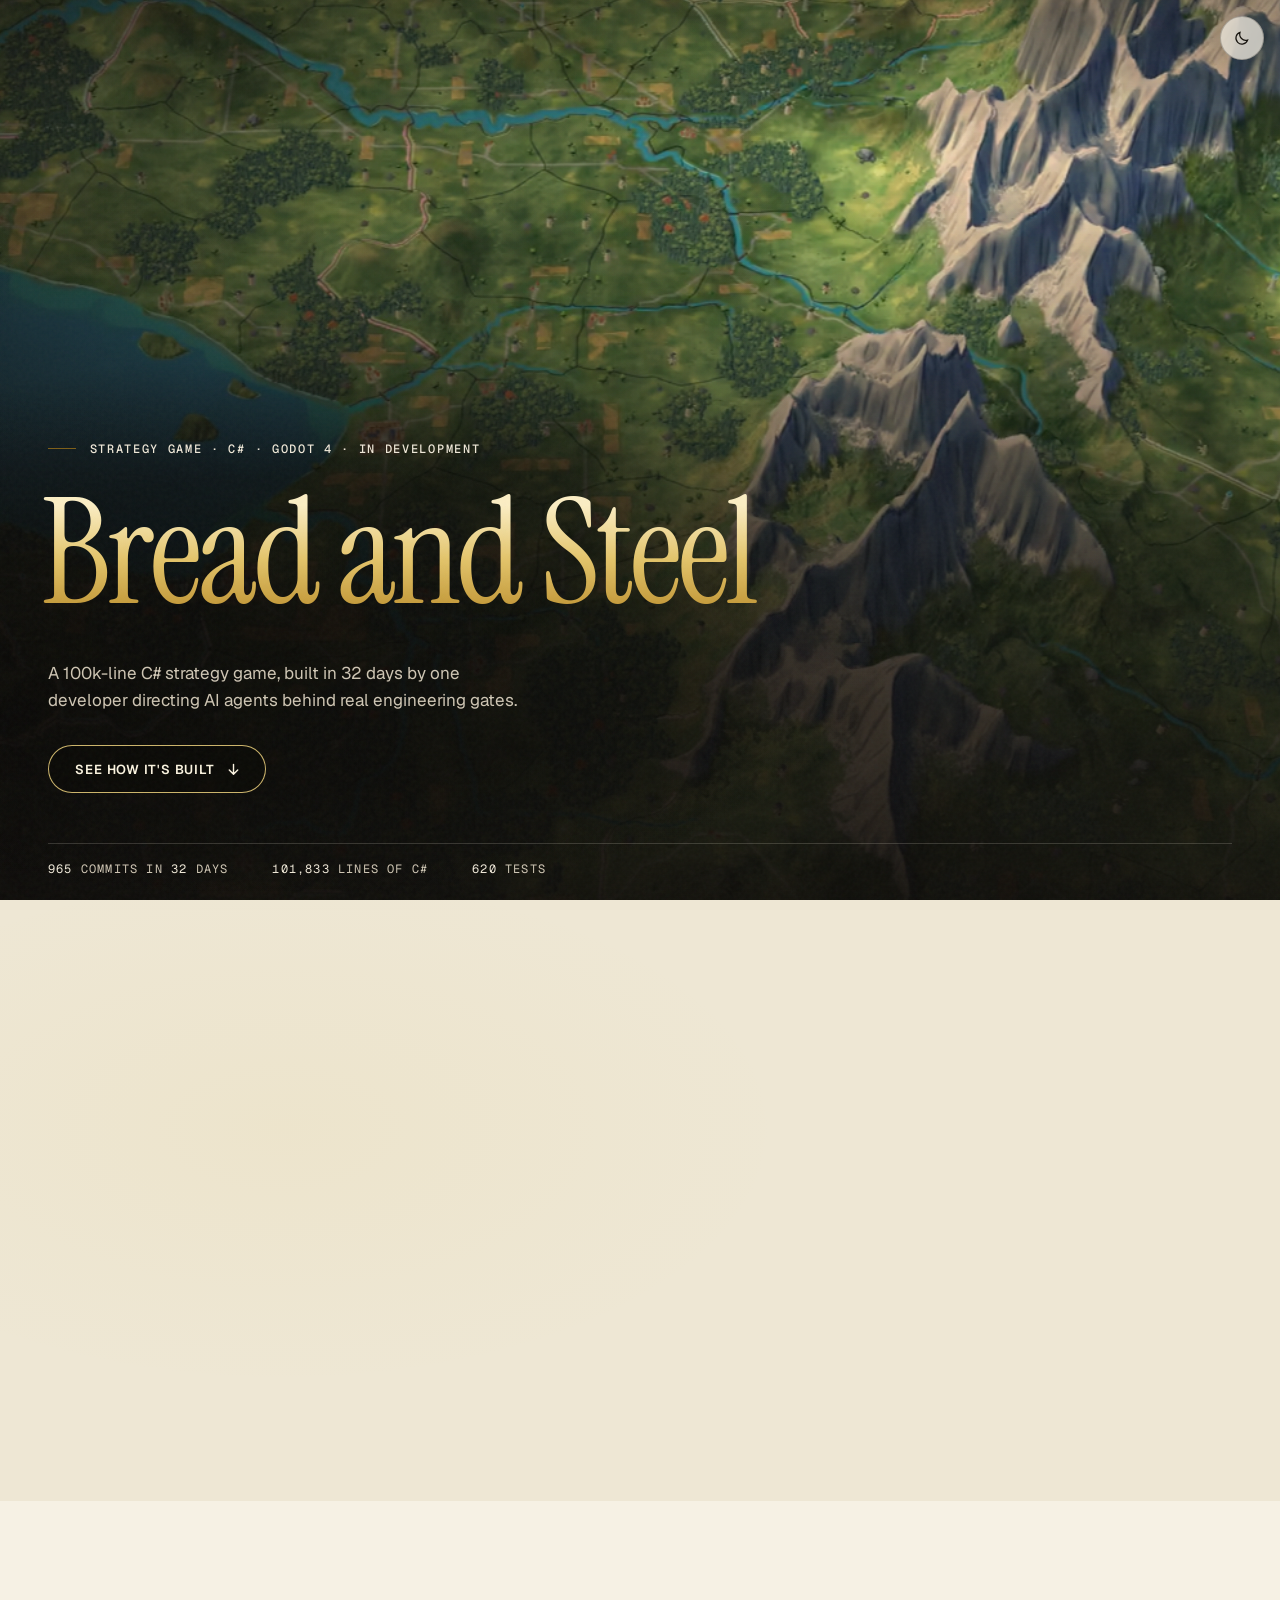
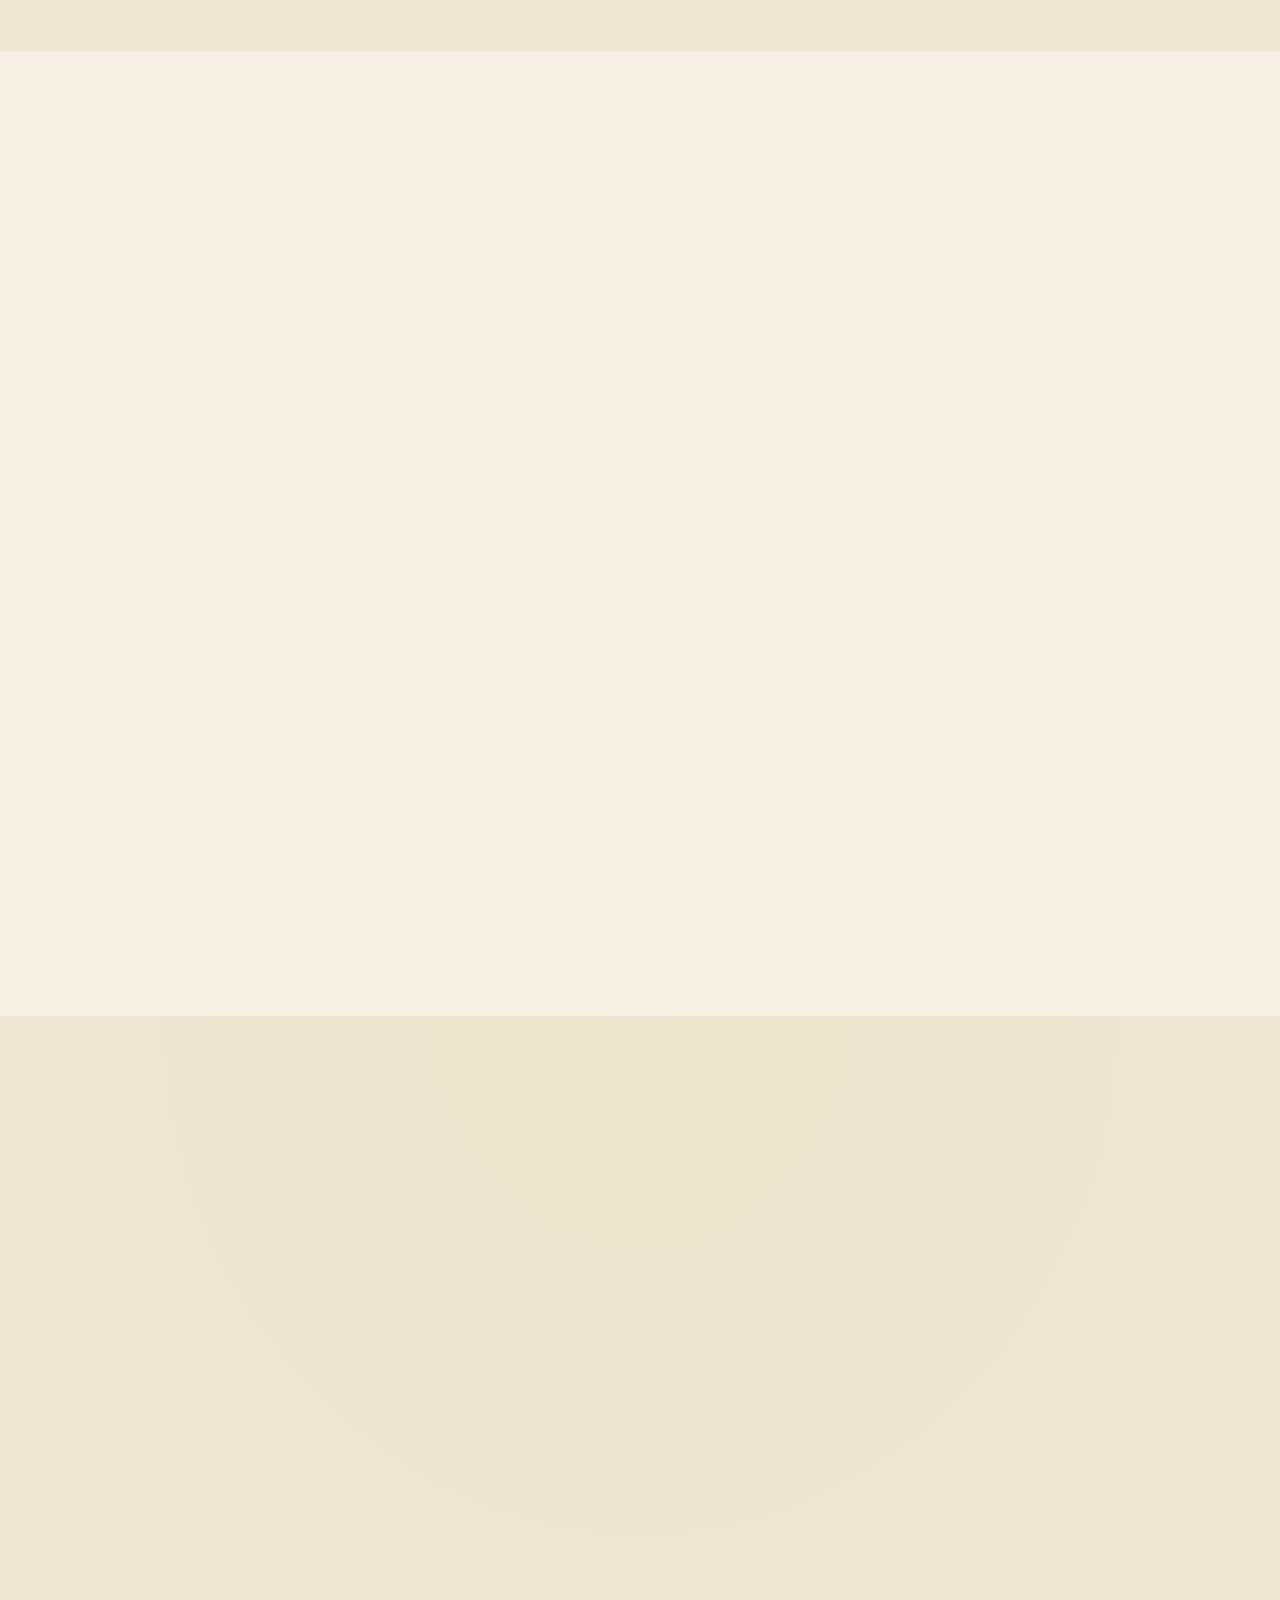
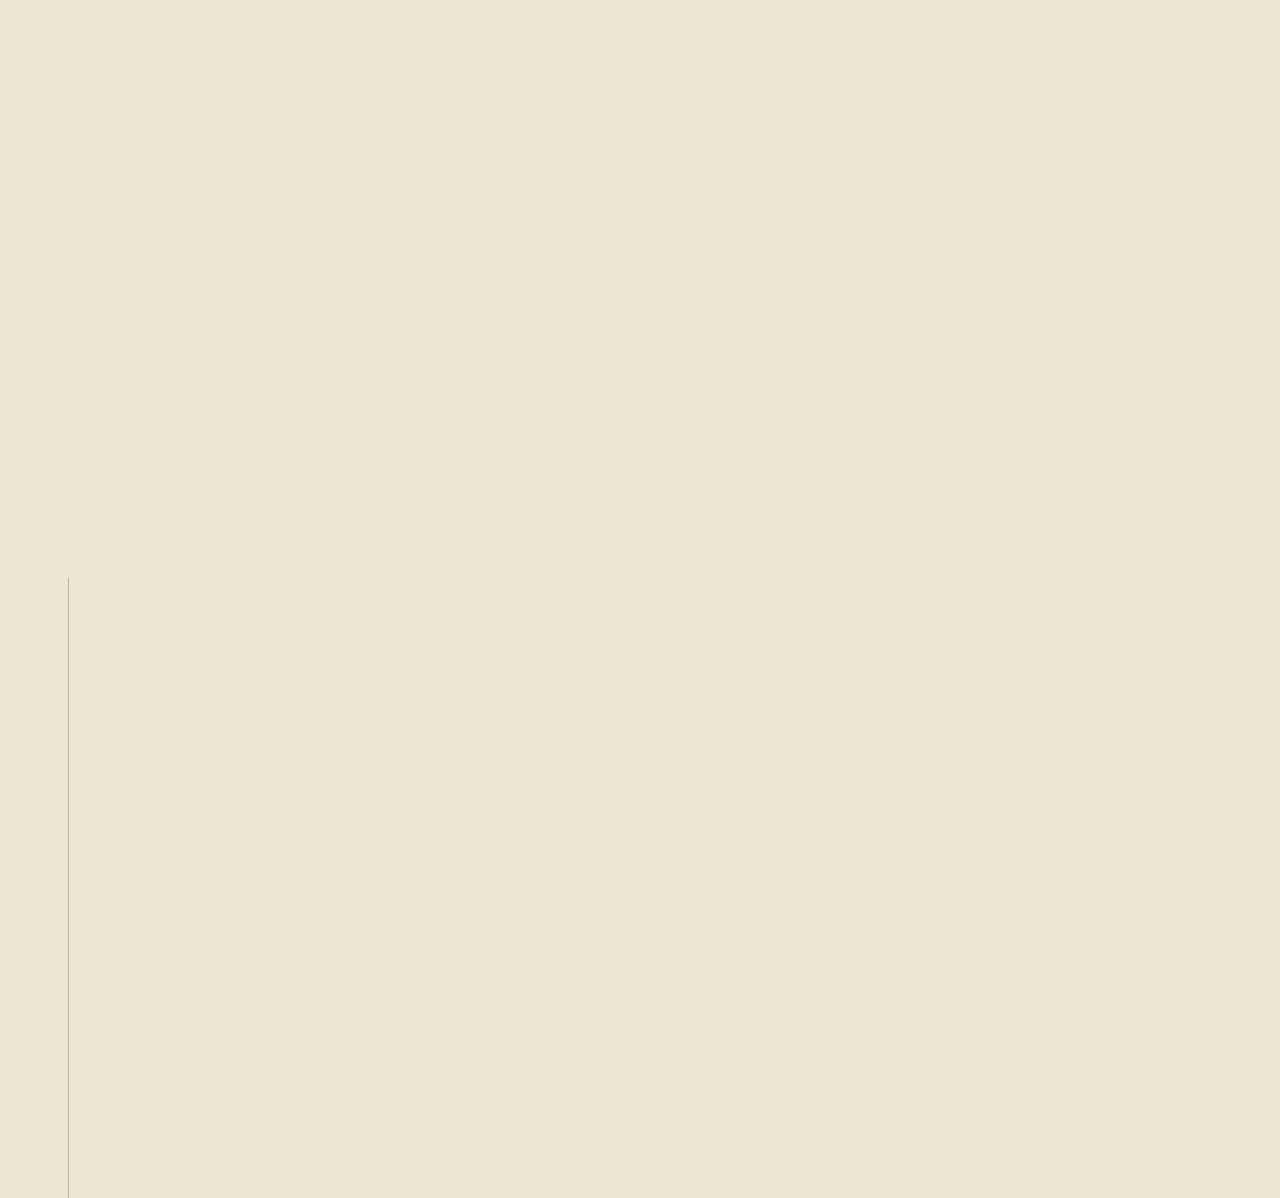
<file: index.html>
<!doctype html>
<html lang="en">
<head>
<meta charset="utf-8">
<meta name="viewport" content="width=device-width, initial-scale=1">
<title data-title>Bread and Steel</title>
<link rel="canonical" href="https://marmidon.github.io/bread-and-steel/">
<meta http-equiv="refresh" content="0; url=bread-and-steel/">
<meta name="robots" content="noindex">
<link rel="icon" href="bread-and-steel/img/favicon-32.png" sizes="32x32" type="image/png">
<link rel="apple-touch-icon" href="bread-and-steel/img/apple-touch-icon.png">
<style>body{margin:0;min-height:100vh;display:grid;place-items:center;background:#080706;color:#efe8d8;font:16px/1.5 system-ui,sans-serif}a{color:#c9a43c}</style>
</head>
<body>
<p><a href="bread-and-steel/" data-title>Bread and Steel</a></p>
</body>
</html>
</file>
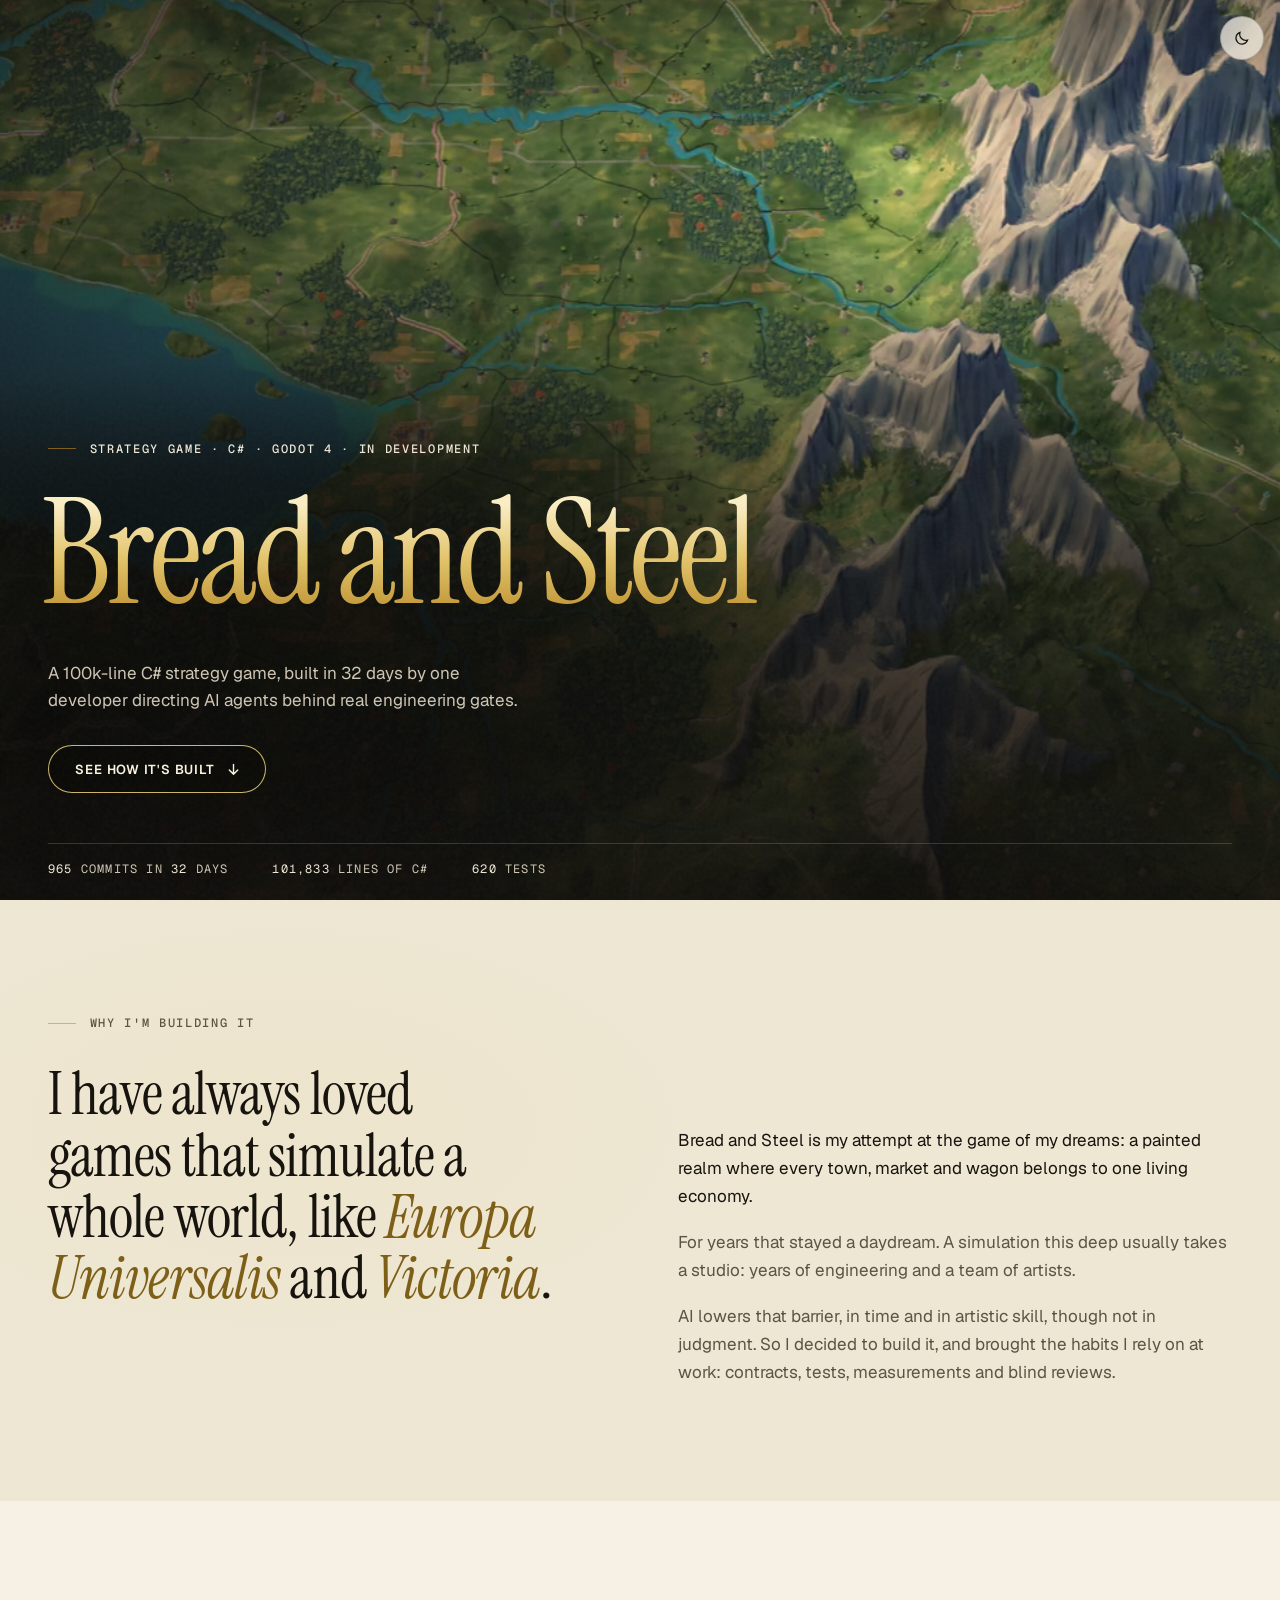
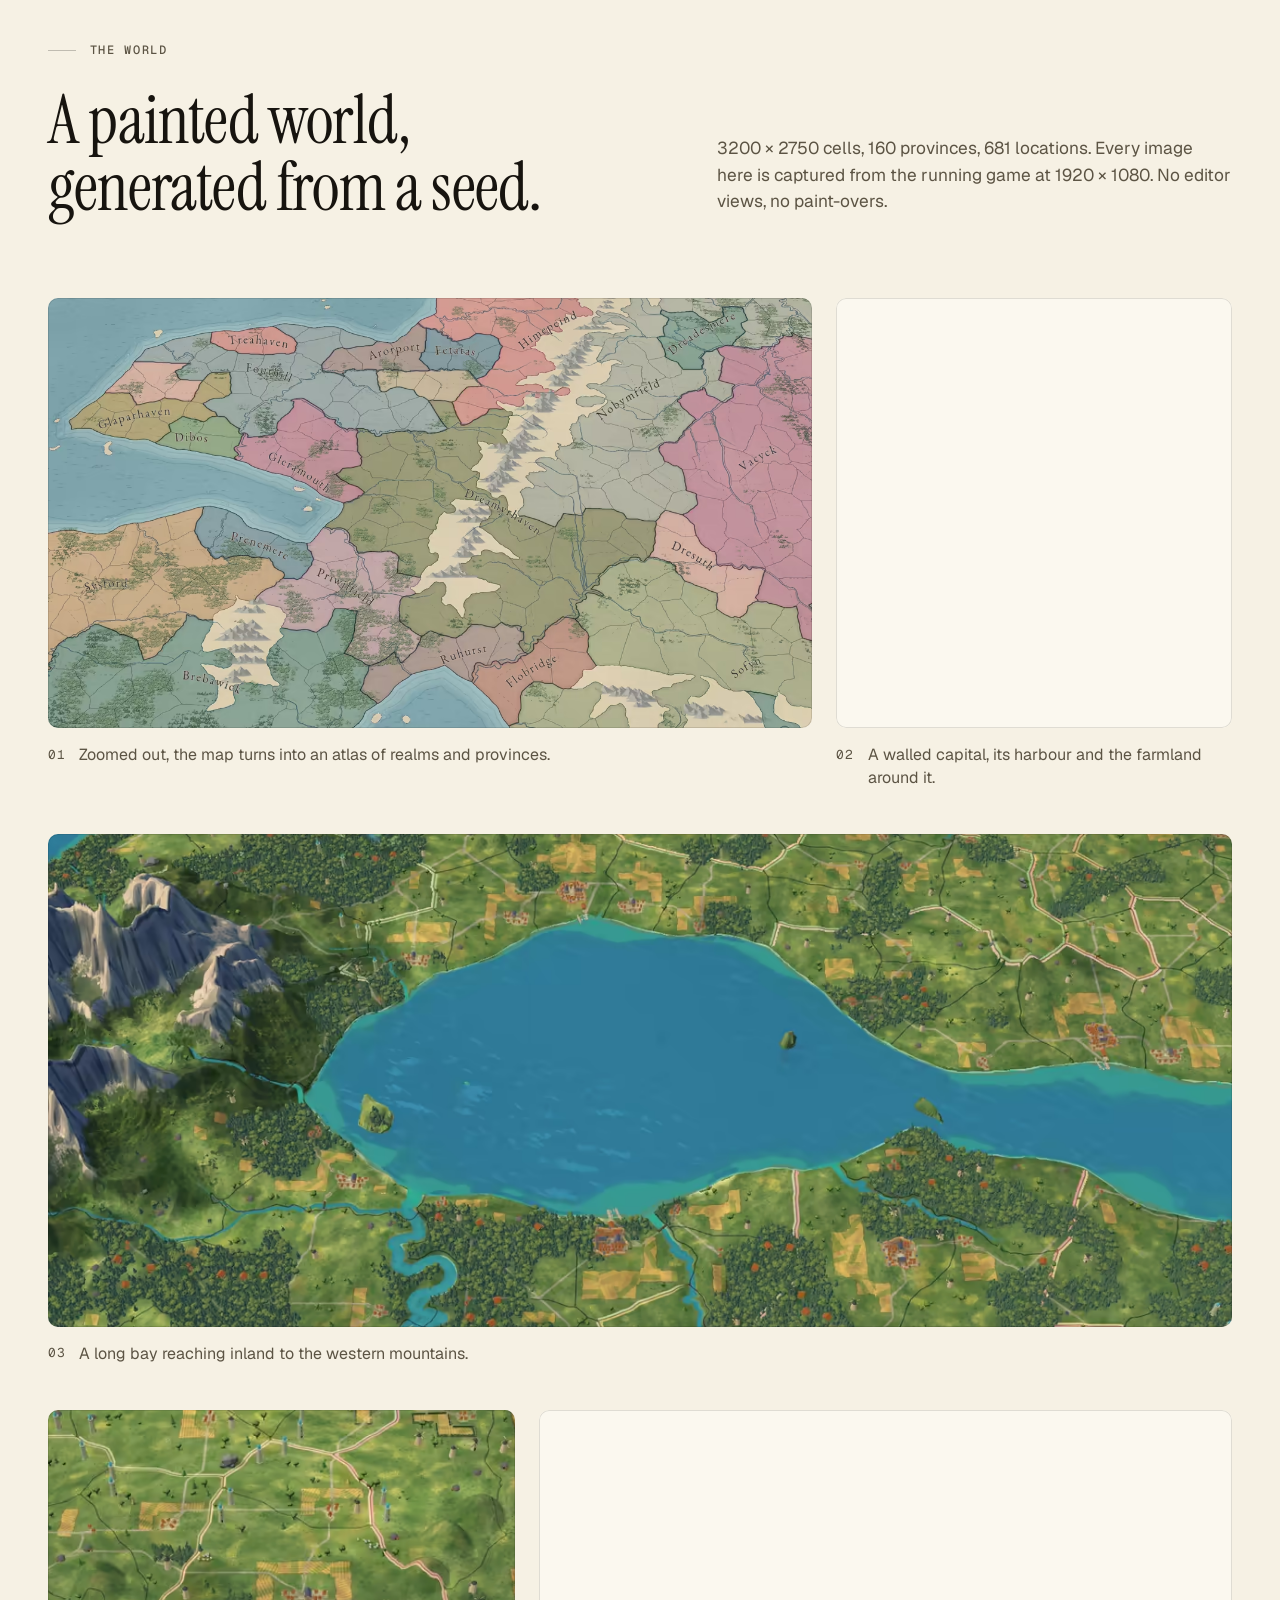
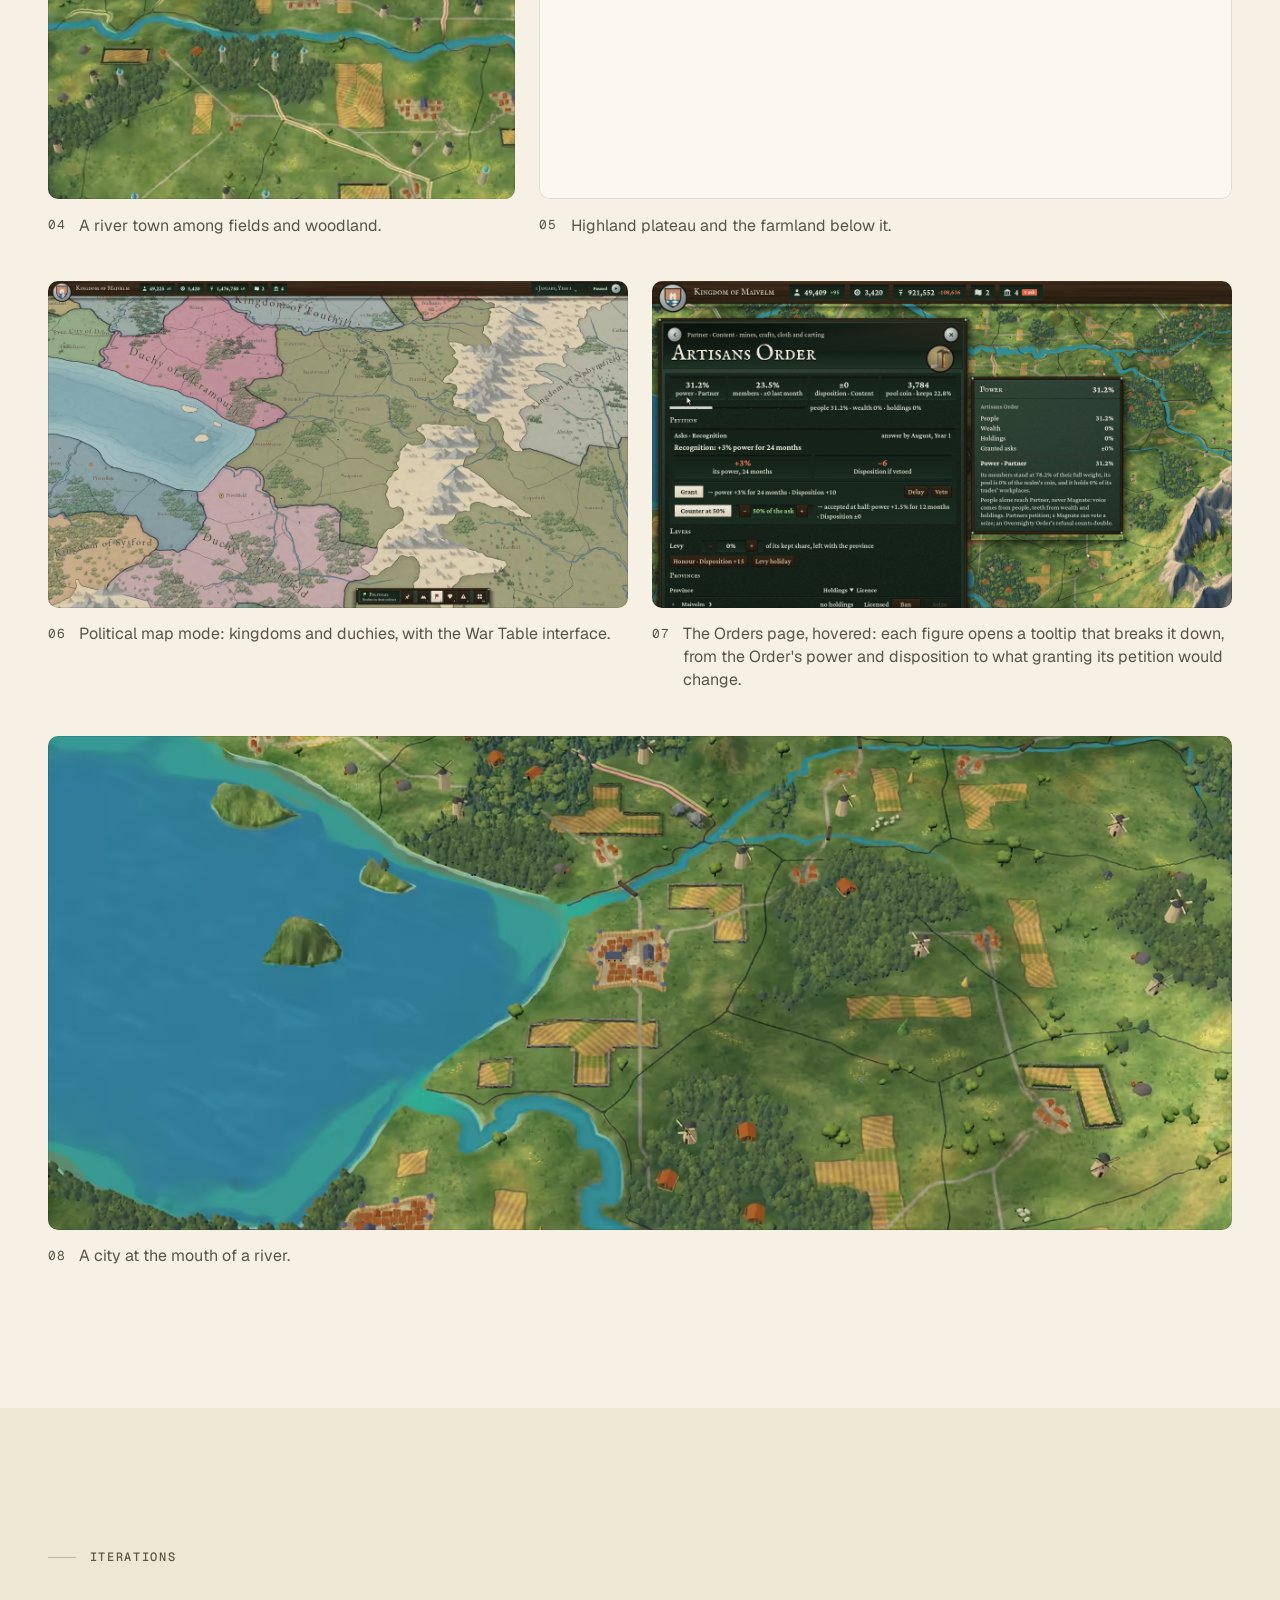
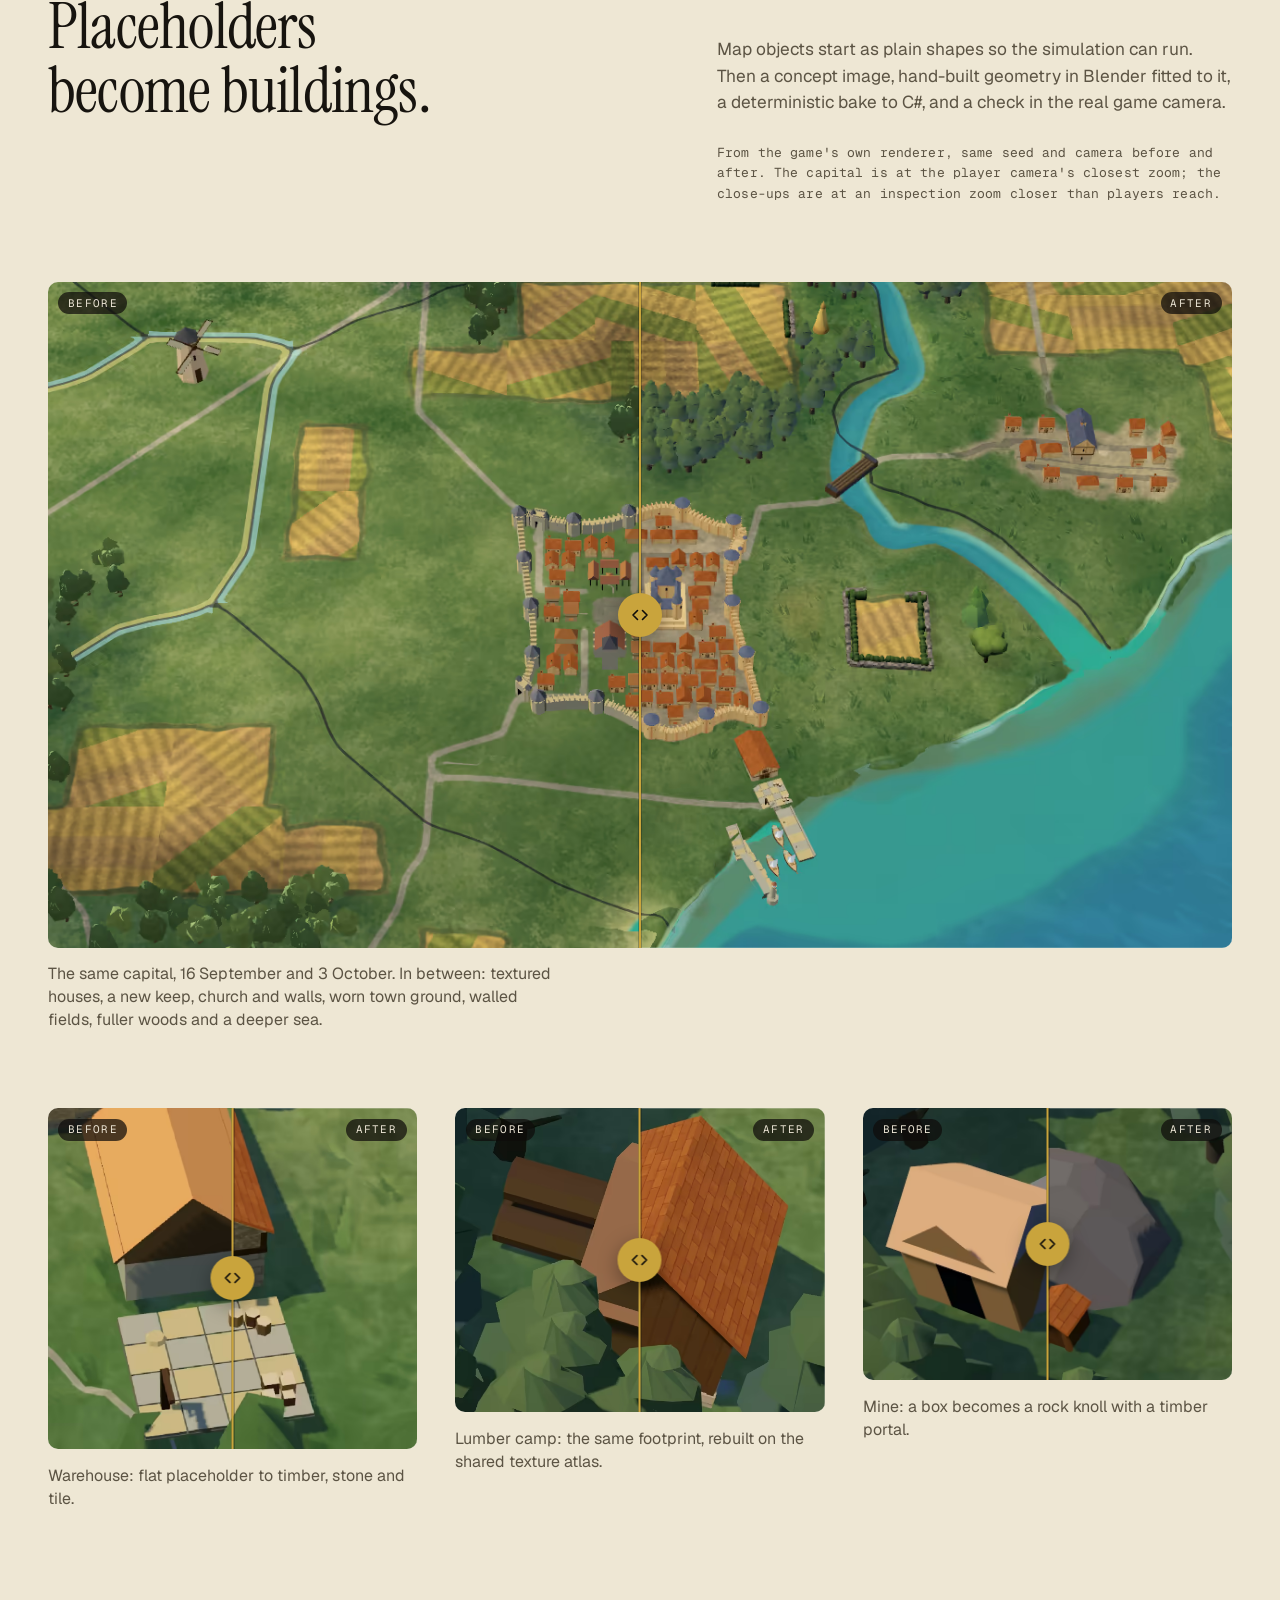
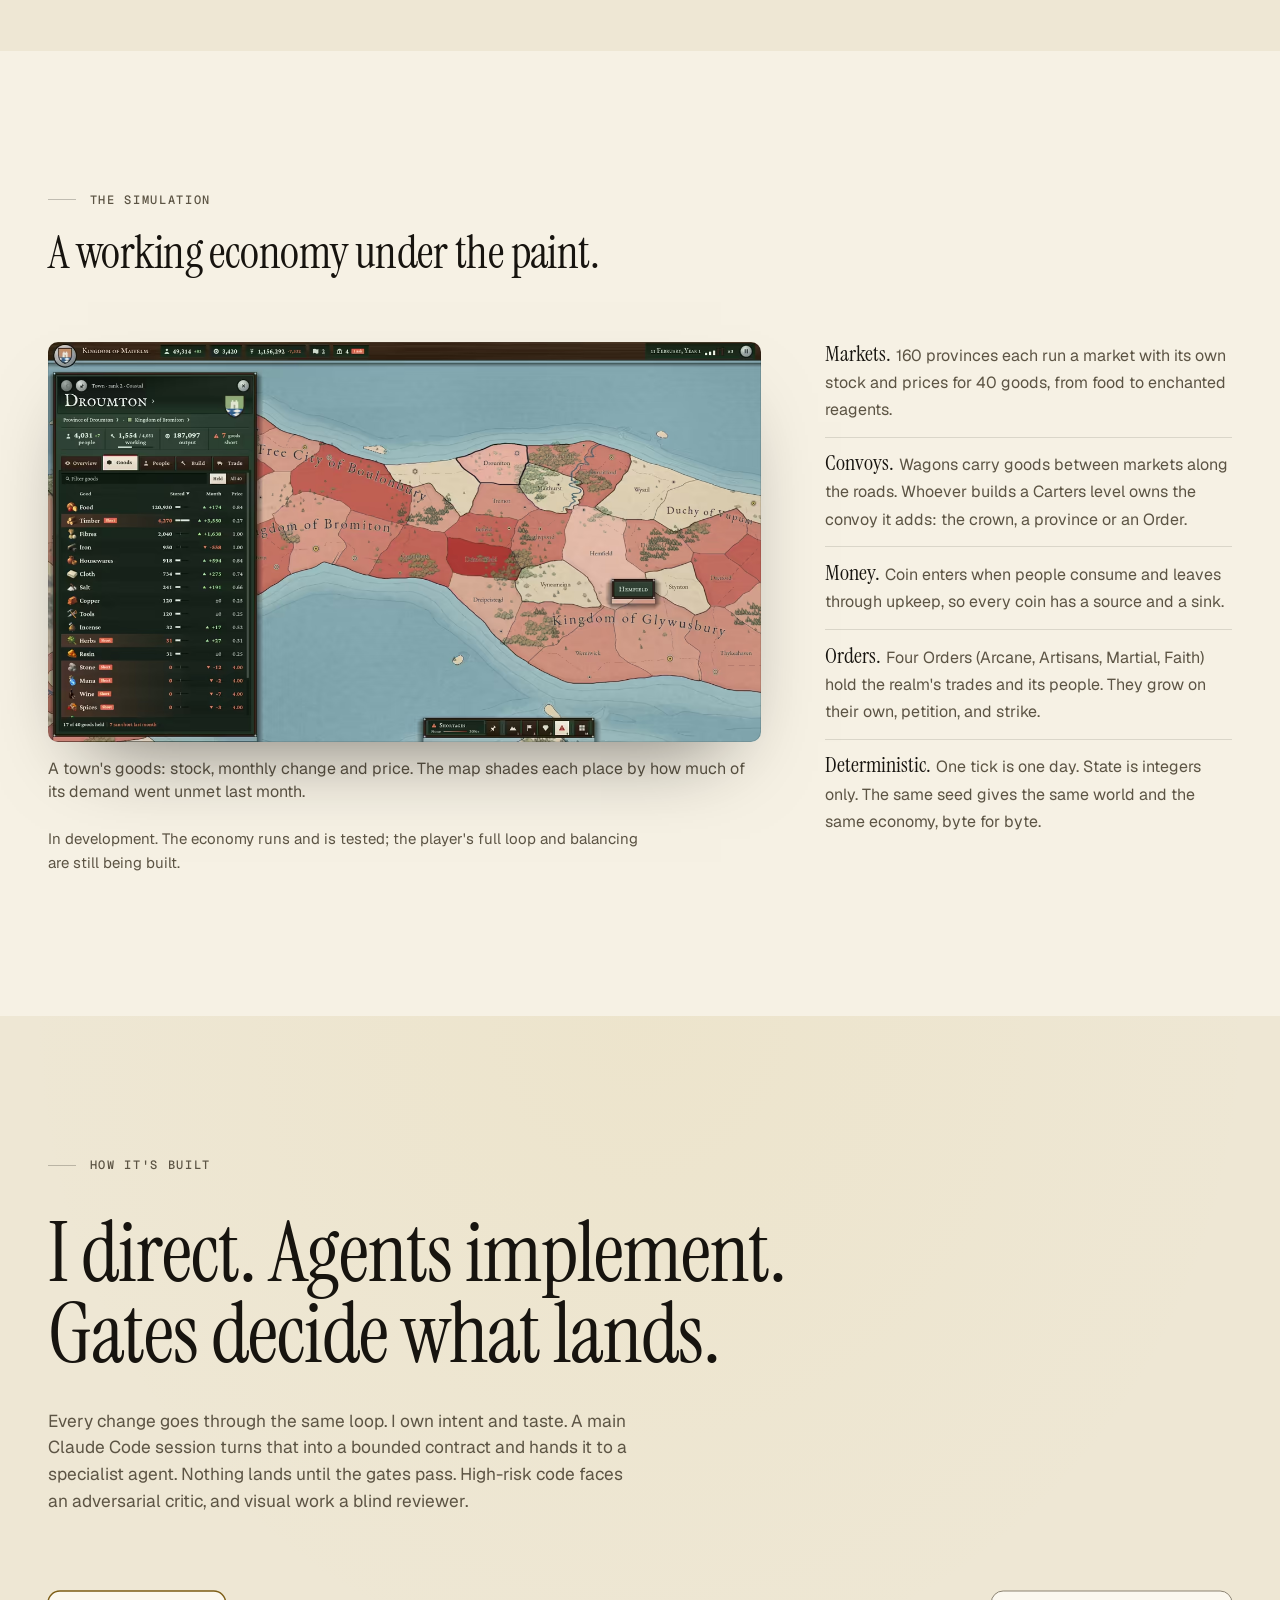
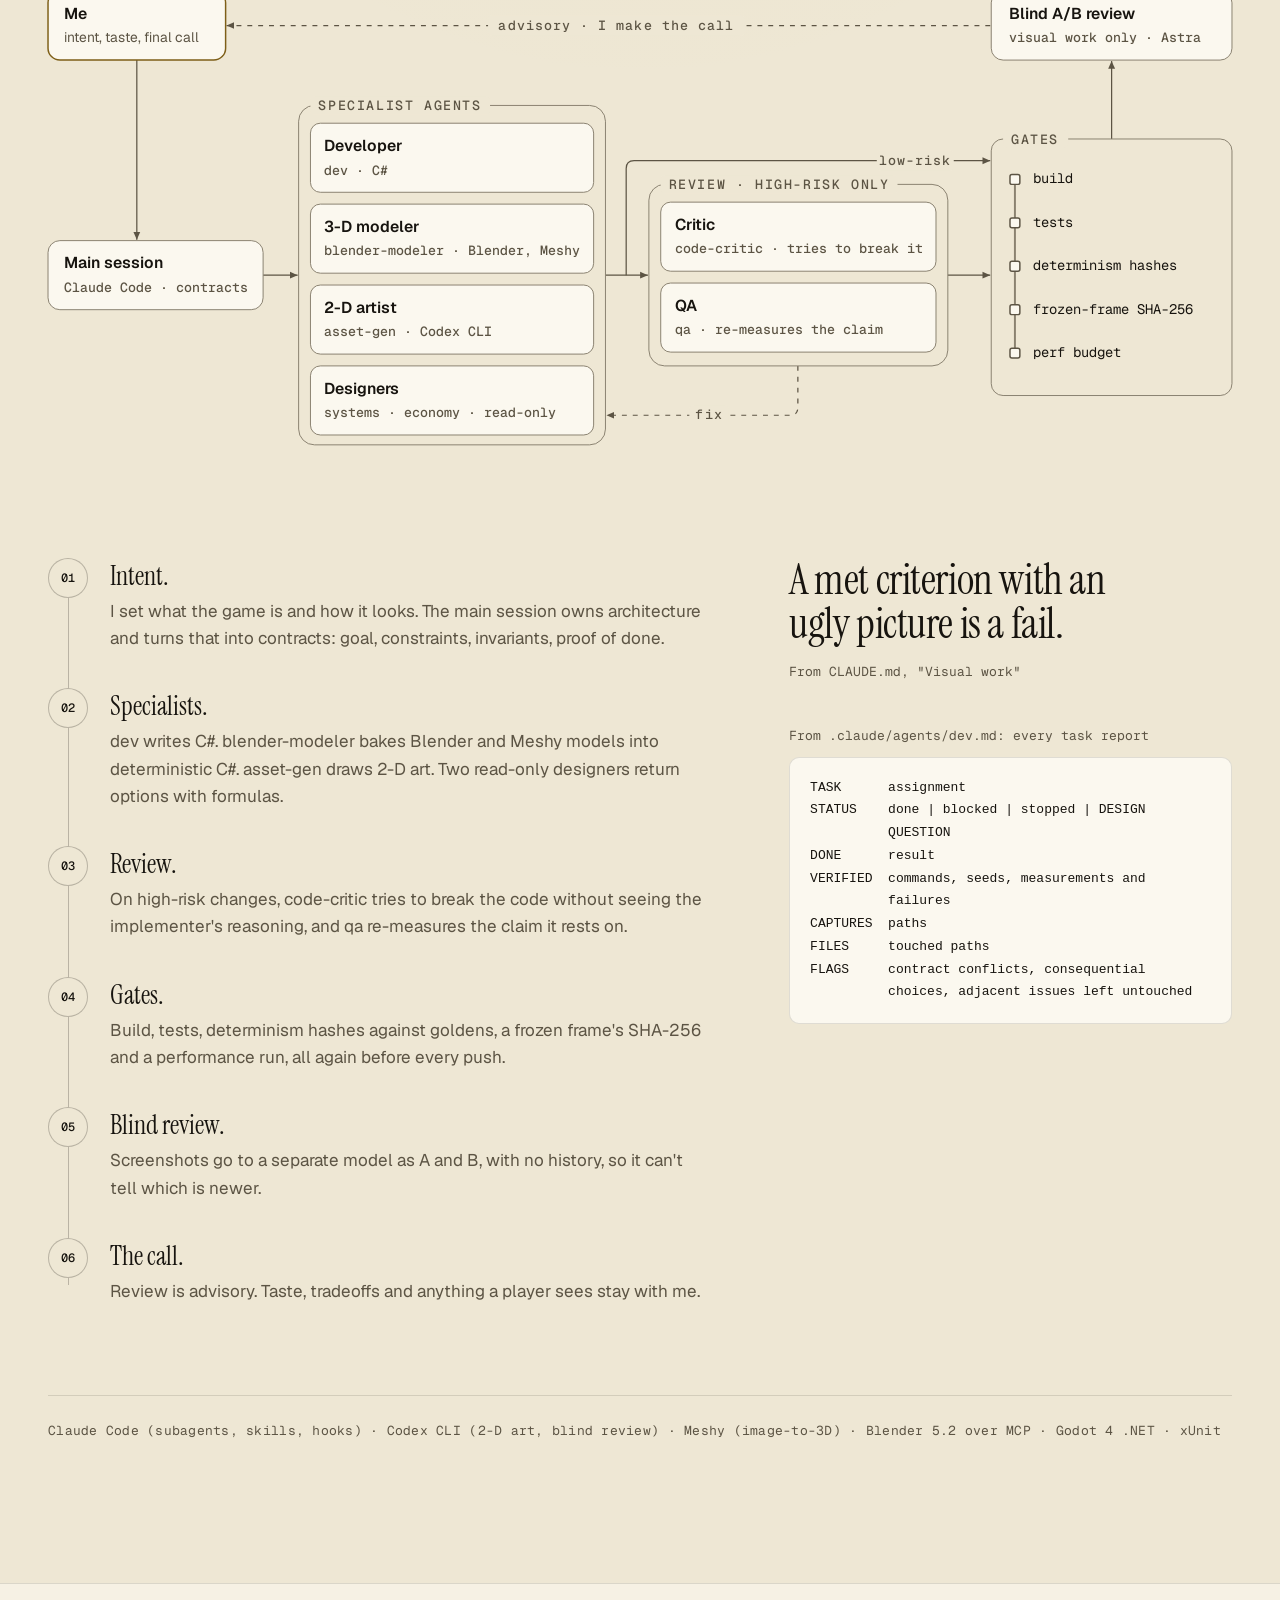
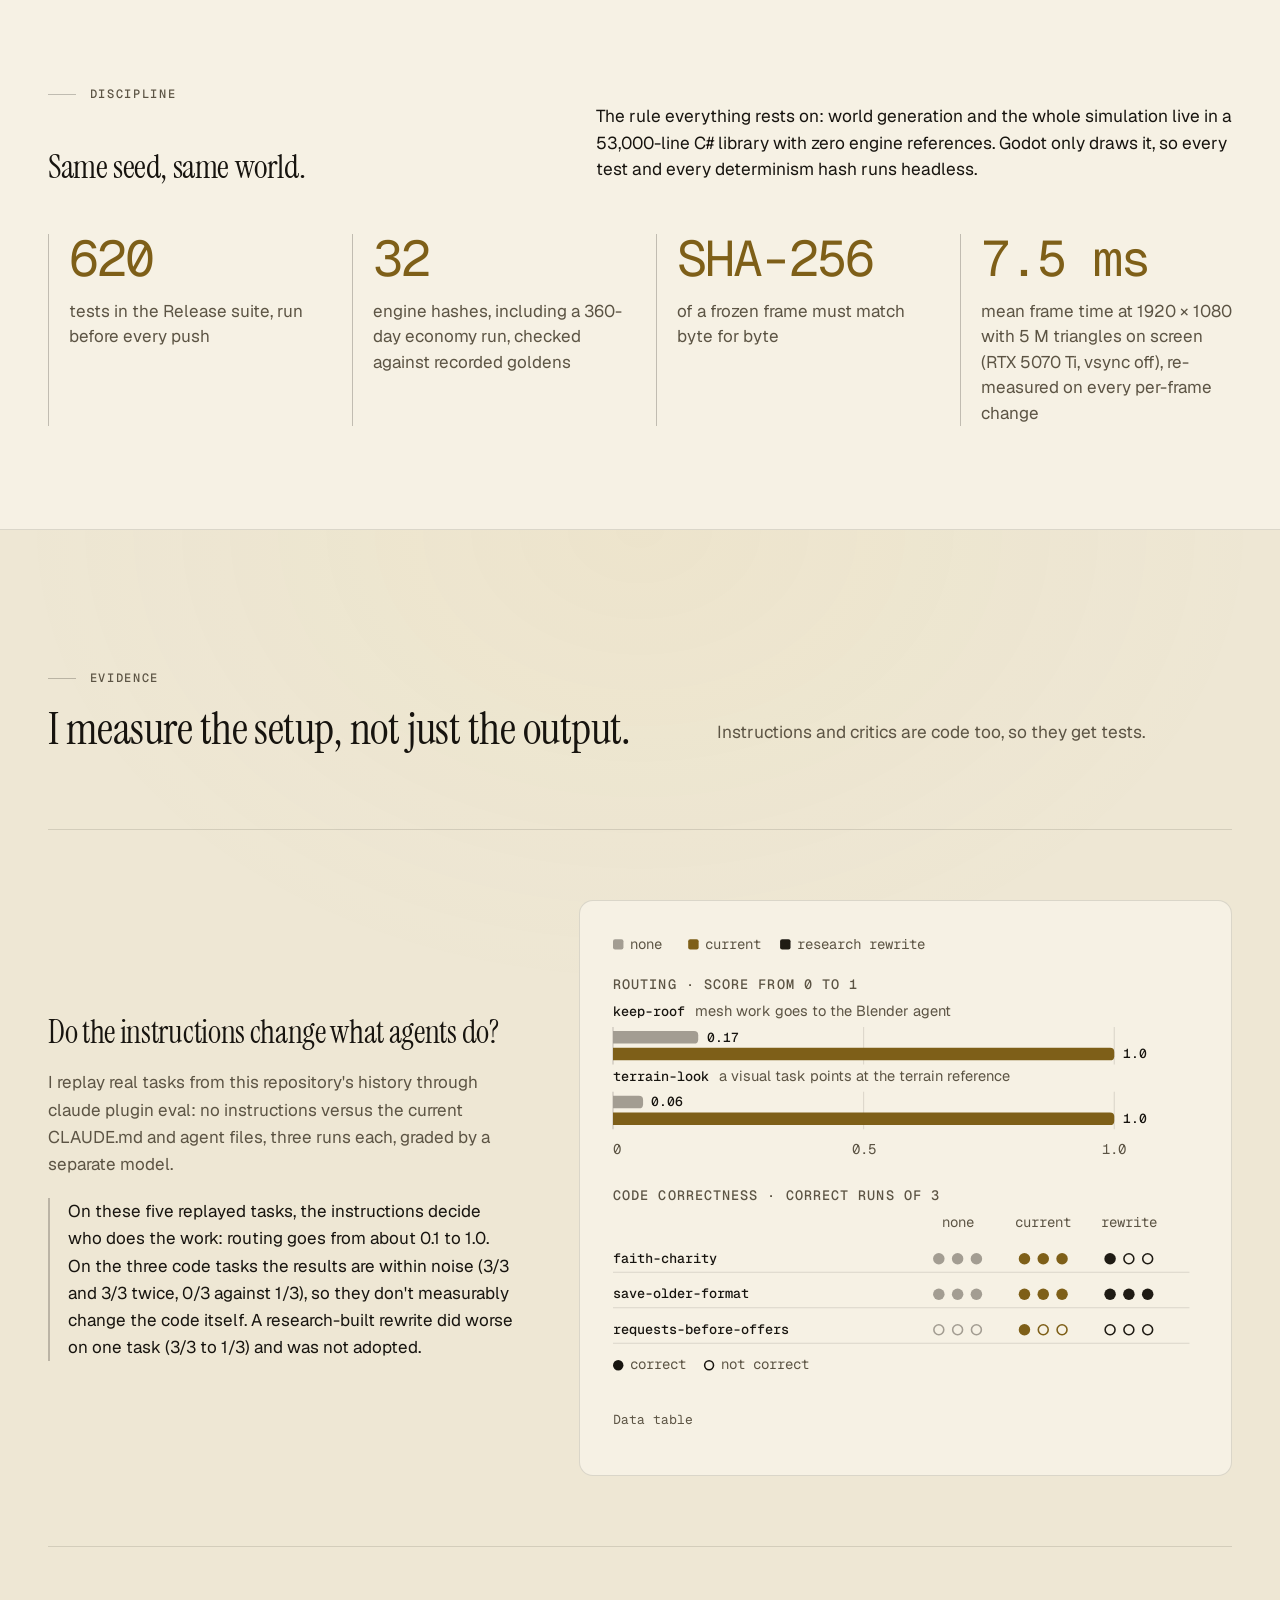
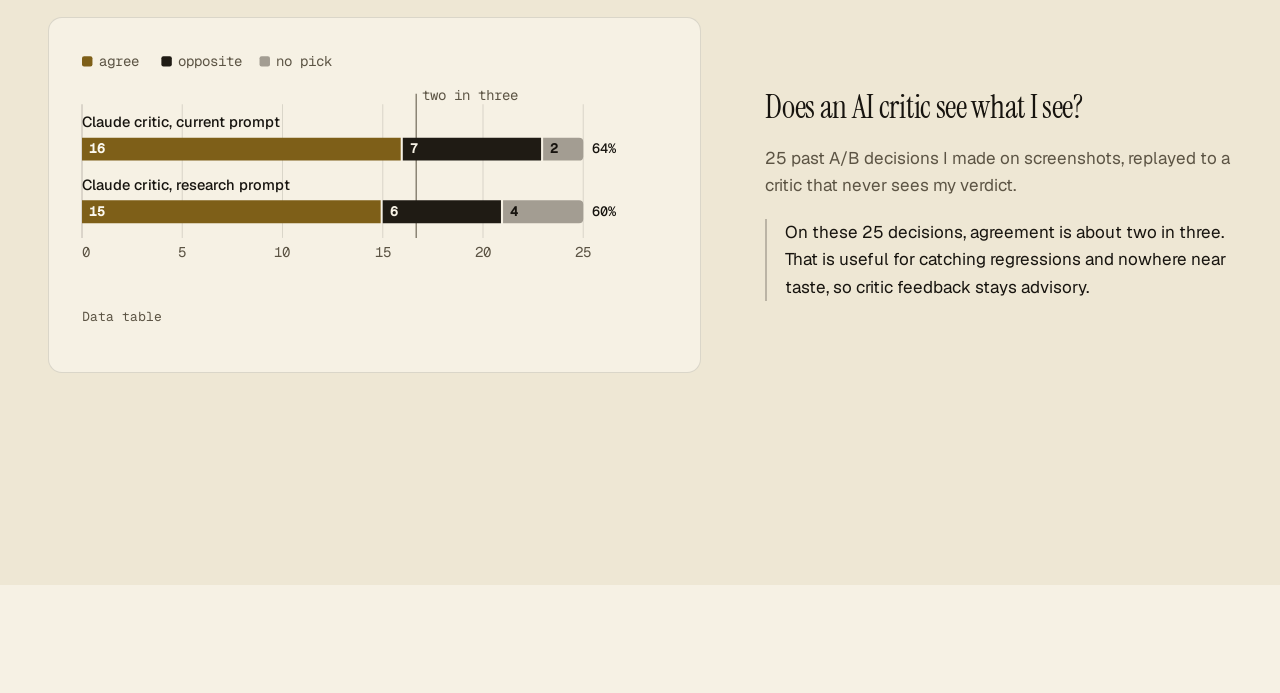
<file: bread-and-steel/index.html>
<!doctype html>
<html lang="en">
<head>
<meta charset="utf-8">
<meta name="viewport" content="width=device-width, initial-scale=1">
<title data-title>Bread and Steel</title>
<meta name="description" content="A 100k-line C# strategy game, built in 32 days by one developer directing AI agents behind real engineering gates.">
<meta name="color-scheme" content="dark light">
<meta name="theme-color" content="#080706">
<link rel="canonical" href="https://marmidon.github.io/bread-and-steel/">
<meta property="og:type" content="website">
<meta property="og:title" content="Bread and Steel" data-title>
<meta property="og:description" content="A 100k-line C# strategy game, built in 32 days by one developer directing AI agents behind real engineering gates.">
<meta property="og:image" content="https://marmidon.github.io/bread-and-steel/img/hero-1280.jpg">
<meta property="og:url" content="https://marmidon.github.io/bread-and-steel/">
<meta name="twitter:card" content="summary_large_image">
<link rel="preload" href="fonts/instrument-serif-latin.woff2" as="font" type="font/woff2" crossorigin>
<link rel="preload" href="fonts/geist-latin.woff2" as="font" type="font/woff2" crossorigin>
<link rel="preload" as="image" type="image/avif" fetchpriority="high" imagesrcset="img/hero-640.avif 640w, img/hero-1280.avif 1280w, img/hero-1920.avif 1920w" imagesizes="100vw">
<link rel="icon" href="img/favicon-32.png" sizes="32x32" type="image/png">
<link rel="icon" href="img/favicon-192.png" sizes="192x192" type="image/png">
<link rel="apple-touch-icon" href="img/apple-touch-icon.png">
<link rel="stylesheet" href="css/site.css?v=3360eb6014">
<script src="js/site.js?v=e97fbbe1e8"></script>
</head>
<body>
<a class="skip" href="#why">Skip to content</a>

<button class="theme-toggle" type="button" aria-label="Switch to light theme" hidden>
  <svg class="icon-sun" viewBox="0 0 24 24" aria-hidden="true"><circle cx="12" cy="12" r="4.2"/><path d="M12 2.5v2.2M12 19.3v2.2M2.5 12h2.2M19.3 12h2.2M5.3 5.3l1.6 1.6M17.1 17.1l1.6 1.6M5.3 18.7l1.6-1.6M17.1 6.9l1.6-1.6"/></svg>
  <svg class="icon-moon" viewBox="0 0 24 24" aria-hidden="true"><path d="M19.5 14.6A8 8 0 0 1 9.4 4.5a8 8 0 1 0 10.1 10.1Z"/></svg>
</button>

<main id="main">

<!-- 1. Hero: Architecture C, full-bleed subject -->
<header class="hero" id="top">
  <div class="hero-media">
    <picture class="hero-frame">
      <source type="image/avif" srcset="img/hero-640.avif 640w, img/hero-1280.avif 1280w, img/hero-1920.avif 1920w" sizes="100vw">
      <source type="image/webp" srcset="img/hero-640.webp 640w, img/hero-1280.webp 1280w, img/hero-1920.webp 1920w" sizes="100vw">
      <img src="img/hero-1920.jpg" srcset="img/hero-640.jpg 640w, img/hero-1280.jpg 1280w, img/hero-1920.jpg 1920w" sizes="100vw" width="1920" height="1080" fetchpriority="high" elementtiming="hero" alt="The game's default view: a painted landscape with a mountain spine, a gulf of the sea and winding rivers.">
    </picture>
  </div>
  <div class="hero-scrim" aria-hidden="true"></div>
  <div class="hero-content wrap">
    <p class="eyebrow hero-in" style="--i:0"><span><span class="seg">STRATEGY GAME</span> · <span class="seg">C#</span> · <span class="seg">GODOT 4</span> · <span class="seg">IN DEVELOPMENT</span></span></p>
    <h1 class="hero-title hero-in" style="--i:1" data-title>Bread and Steel</h1>
    <p class="hero-sub hero-in" style="--i:2">A <span data-fact="csharpLines" data-format="floor100k">100k</span>-line C# strategy game, built in <span data-fact="days">32</span> days by one developer directing AI agents behind real engineering gates.</p>
    <a class="pill hero-in" style="--i:3" href="#workflow"><span>See how it's built</span><svg viewBox="0 0 16 16" aria-hidden="true"><path d="M8 2.5v10M3.5 8.5 8 13l4.5-4.5"/></svg></a>
  </div>
  <div class="hero-stats wrap hero-in" style="--i:4">
    <ul class="stat-strip">
      <li><span data-fact="commits">965</span> commits in <span data-fact="days">32</span> days</li>
      <li><span data-fact="csharpLines">101,833</span> lines of C#</li>
      <li><span data-fact="testsExecuted">620</span> tests</li>
    </ul>
  </div>
</header>

<!-- 1b. Why: DRAFT wording, the owner is reviewing it; keep edits inside this block -->
<section class="section why" id="why" aria-labelledby="why-h" tabindex="-1">
  <div class="wrap why-grid">
    <p class="eyebrow" data-reveal>WHY I'M BUILDING IT</p>
    <h2 id="why-h" class="why-statement" data-reveal>I have always loved games that simulate a whole world, like <em class="game-title">Europa Universalis</em> and <em class="game-title">Victoria</em>.</h2>
    <div class="why-body" data-reveal>
      <p><span data-title>Bread and Steel</span> is my attempt at the game of my dreams: a painted realm where every town, market and wagon belongs to one living economy.</p>
      <p>For years that stayed a daydream. A simulation this deep usually takes a studio: years of engineering and a team of artists.</p>
      <p>AI lowers that barrier, in time and in artistic skill, though not in judgment. So I decided to build it, and brought the habits I rely on at work: contracts, tests, measurements and blind reviews.</p>
    </div>
  </div>
</section>

<!-- 2. Gallery: case-study card gallery, asymmetric rows, lightbox -->
<section class="section gallery" id="world" aria-labelledby="world-h" tabindex="-1">
  <div class="wrap">
    <div class="section-head split" data-reveal>
      <p class="eyebrow">THE WORLD</p>
      <h2 id="world-h" class="h2 h2-gallery">A painted world, generated from a seed.</h2>
      <p class="lede"><span data-fact="world.grid">3200 × 2750</span> cells, <span data-fact="world.provinces">160</span> provinces, <span data-fact="world.locations">681</span> locations. Every image here is captured from the running game at 1920 × 1080. No editor views, no paint-overs.</p>
    </div>

    <div class="shots" data-lightbox-group="world">
      <div class="shot-row">
        <figure class="shot" style="--ar:1.778" data-reveal>
          <a class="shot-link" href="img/atlas-1920.jpg" data-full="atlas" data-caption="Zoomed out, the map turns into an atlas of realms and provinces.">
            <picture>
              <source type="image/avif" srcset="img/atlas-640.avif 640w, img/atlas-1280.avif 1280w, img/atlas-1920.avif 1920w" sizes="(min-width: 900px) 62vw, 100vw">
              <source type="image/webp" srcset="img/atlas-640.webp 640w, img/atlas-1280.webp 1280w, img/atlas-1920.webp 1920w" sizes="(min-width: 900px) 62vw, 100vw">
              <img style="object-position:50% 50%" src="img/atlas-1280.jpg" srcset="img/atlas-640.jpg 640w, img/atlas-1280.jpg 1280w, img/atlas-1920.jpg 1920w" sizes="(min-width: 900px) 62vw, 100vw" width="1920" height="1080" loading="lazy" decoding="async" alt="Zoomed-out atlas view: provinces in muted pinks, greens and blues with hand-lettered names, mountains drawn as white ranges.">
            </picture>
          </a>
          <figcaption class="caption"><span class="idx mono" aria-hidden="true">01</span>Zoomed out, the map turns into an atlas of realms and provinces.</figcaption>
        </figure>
        <figure class="shot" style="--ar:0.92" data-reveal>
          <a class="shot-link" href="img/capital-1920.jpg" data-full="capital" data-caption="A walled capital, its harbour and the farmland around it.">
            <picture>
              <source type="image/avif" srcset="img/capital-640.avif 640w, img/capital-1280.avif 1280w, img/capital-1920.avif 1920w" sizes="(min-width: 900px) 34vw, 100vw">
              <source type="image/webp" srcset="img/capital-640.webp 640w, img/capital-1280.webp 1280w, img/capital-1920.webp 1920w" sizes="(min-width: 900px) 34vw, 100vw">
              <img style="object-position:56% 50%" src="img/capital-1280.jpg" srcset="img/capital-640.jpg 640w, img/capital-1280.jpg 1280w, img/capital-1920.jpg 1920w" sizes="(min-width: 900px) 34vw, 100vw" width="1920" height="1080" loading="lazy" decoding="async" alt="Close view of a walled capital with orange roofs and a blue-roofed keep, a harbour jetty on a teal coast, striped fields and woods inland.">
            </picture>
          </a>
          <figcaption class="caption"><span class="idx mono" aria-hidden="true">02</span>A walled capital, its harbour and the farmland around it.</figcaption>
        </figure>
      </div>
      <div class="shot-row">
        <figure class="shot" style="--ar:2.4" data-reveal>
          <a class="shot-link" href="img/inland-1920.jpg" data-full="inland" data-caption="A long bay reaching inland to the western mountains.">
            <picture>
              <source type="image/avif" srcset="img/inland-640.avif 640w, img/inland-1280.avif 1280w, img/inland-1920.avif 1920w" sizes="(min-width: 900px) min(1320px, 96vw), 100vw">
              <source type="image/webp" srcset="img/inland-640.webp 640w, img/inland-1280.webp 1280w, img/inland-1920.webp 1920w" sizes="(min-width: 900px) min(1320px, 96vw), 100vw">
              <img style="object-position:50% 50%" src="img/inland-1280.jpg" srcset="img/inland-640.jpg 640w, img/inland-1280.jpg 1280w, img/inland-1920.jpg 1920w" sizes="(min-width: 900px) min(1320px, 96vw), 100vw" width="1920" height="1080" loading="lazy" decoding="async" alt="A long blue bay between two green, field-covered shores crossed by roads and rivers, with grey mountains at its western end.">
            </picture>
          </a>
          <figcaption class="caption"><span class="idx mono" aria-hidden="true">03</span>A long bay reaching inland to the western mountains.</figcaption>
        </figure>
      </div>
      <div class="shot-row">
        <figure class="shot" style="--ar:1.2" data-reveal>
          <a class="shot-link" href="img/town-1920.jpg" data-full="town" data-caption="A river town among fields and woodland.">
            <picture>
              <source type="image/avif" srcset="img/town-640.avif 640w, img/town-1280.avif 1280w, img/town-1920.avif 1920w" sizes="(min-width: 900px) 40vw, 100vw">
              <source type="image/webp" srcset="img/town-640.webp 640w, img/town-1280.webp 1280w, img/town-1920.webp 1920w" sizes="(min-width: 900px) 40vw, 100vw">
              <img style="object-position:40% 50%" src="img/town-1280.jpg" srcset="img/town-640.jpg 640w, img/town-1280.jpg 1280w, img/town-1920.jpg 1920w" sizes="(min-width: 900px) 40vw, 100vw" width="1920" height="1080" loading="lazy" decoding="async" alt="A small town beside a winding river, surrounded by striped wheat fields, windmills and dark green forest.">
            </picture>
          </a>
          <figcaption class="caption"><span class="idx mono" aria-hidden="true">04</span>A river town among fields and woodland.</figcaption>
        </figure>
        <figure class="shot" style="--ar:1.778" data-reveal>
          <a class="shot-link" href="img/plateau-1920.jpg" data-full="plateau" data-caption="Highland plateau and the farmland below it.">
            <picture>
              <source type="image/avif" srcset="img/plateau-640.avif 640w, img/plateau-1280.avif 1280w, img/plateau-1920.avif 1920w" sizes="(min-width: 900px) 60vw, 100vw">
              <source type="image/webp" srcset="img/plateau-640.webp 640w, img/plateau-1280.webp 1280w, img/plateau-1920.webp 1920w" sizes="(min-width: 900px) 60vw, 100vw">
              <img style="object-position:50% 50%" src="img/plateau-1280.jpg" srcset="img/plateau-640.jpg 640w, img/plateau-1280.jpg 1280w, img/plateau-1920.jpg 1920w" sizes="(min-width: 900px) 60vw, 100vw" width="1920" height="1080" loading="lazy" decoding="async" alt="A raised forested plateau surrounded by farmland and a road network, sea along the top edge.">
            </picture>
          </a>
          <figcaption class="caption"><span class="idx mono" aria-hidden="true">05</span>Highland plateau and the farmland below it.</figcaption>
        </figure>
      </div>
      <div class="shot-row">
        <figure class="shot" style="--ar:1.778" data-reveal>
          <a class="shot-link" href="img/political-1920.jpg" data-full="political" data-caption="Political map mode: kingdoms and duchies, with the War Table interface.">
            <picture>
              <source type="image/avif" srcset="img/political-640.avif 640w, img/political-1280.avif 1280w, img/political-1920.avif 1920w" sizes="(min-width: 900px) 56vw, 100vw">
              <source type="image/webp" srcset="img/political-640.webp 640w, img/political-1280.webp 1280w, img/political-1920.webp 1920w" sizes="(min-width: 900px) 56vw, 100vw">
              <img style="object-position:50% 50%" src="img/political-1280.jpg" srcset="img/political-640.jpg 640w, img/political-1280.jpg 1280w, img/political-1920.jpg 1920w" sizes="(min-width: 900px) 56vw, 100vw" width="1920" height="1080" loading="lazy" decoding="async" alt="Political map mode: realms coloured pink, green and pale blue on a parchment map, with the game's top and bottom bars.">
            </picture>
          </a>
          <figcaption class="caption"><span class="idx mono" aria-hidden="true">06</span>Political map mode: kingdoms and duchies, with the War Table interface.</figcaption>
        </figure>
        <figure class="shot" style="--ar:1.778" data-reveal>
          <a class="shot-link" href="img/tips.gif" data-full="tips" data-gif="img/tips.gif" data-caption="The Orders page, hovered: each figure opens a tooltip that breaks it down, from the Order&#39;s power and disposition to what granting its petition would change.">
            <picture>
              <source media="(prefers-reduced-motion: reduce)" type="image/avif" srcset="img/tips-640.avif 640w, img/tips-1280.avif 1280w" sizes="(min-width: 900px) 42vw, 100vw">
              <source media="(prefers-reduced-motion: reduce)" type="image/webp" srcset="img/tips-640.webp 640w, img/tips-1280.webp 1280w" sizes="(min-width: 900px) 42vw, 100vw">
              <source media="(prefers-reduced-motion: reduce)" srcset="img/tips-640.jpg 640w, img/tips-1280.jpg 1280w" sizes="(min-width: 900px) 42vw, 100vw">
              <img src="img/tips.gif" width="1280" height="720" loading="lazy" decoding="async" alt="A looping capture of the Orders page. The cursor rests on the Order&#39;s power, its disposition, the Grant button and the top bar&#39;s Orders button, and each opens a tooltip that explains the figure.">
            </picture>
          </a>
          <figcaption class="caption"><span class="idx mono" aria-hidden="true">07</span>The Orders page, hovered: each figure opens a tooltip that breaks it down, from the Order's power and disposition to what granting its petition would change.</figcaption>
        </figure>
      </div>
      <div class="shot-row">
        <figure class="shot" style="--ar:2.4" data-reveal>
          <a class="shot-link" href="img/city-1920.jpg" data-full="city" data-caption="A city at the mouth of a river.">
            <picture>
              <source type="image/avif" srcset="img/city-640.avif 640w, img/city-1280.avif 1280w, img/city-1920.avif 1920w" sizes="(min-width: 900px) min(1320px, 96vw), 100vw">
              <source type="image/webp" srcset="img/city-640.webp 640w, img/city-1280.webp 1280w, img/city-1920.webp 1920w" sizes="(min-width: 900px) min(1320px, 96vw), 100vw">
              <img style="object-position:50% 55%" src="img/city-1280.jpg" srcset="img/city-640.jpg 640w, img/city-1280.jpg 1280w, img/city-1920.jpg 1920w" sizes="(min-width: 900px) min(1320px, 96vw), 100vw" width="1920" height="1080" loading="lazy" decoding="async" alt="A walled city on the coast at a river mouth, with fields and forest around it.">
            </picture>
          </a>
          <figcaption class="caption"><span class="idx mono" aria-hidden="true">08</span>A city at the mouth of a river.</figcaption>
        </figure>
      </div>
    </div>
  </div>
</section>

<!-- 3. Simulation: feature row, screenshot left, text right -->
<section class="section ba" id="iterations" aria-labelledby="ba-h">
  <div class="wrap">
    <div class="section-head split ba-head" data-reveal>
      <p class="eyebrow">ITERATIONS</p>
      <h2 id="ba-h" class="h2 h2-ba">Placeholders become buildings.</h2>
      <p class="lede">Map objects start as plain shapes so the simulation can run. Then a concept image, hand-built geometry in Blender fitted to it, a deterministic bake to C#, and a check in the real game camera.</p>
      <p class="note mono">From the game's own renderer, same seed and camera before and after. The capital is at the player camera's closest zoom; the close-ups are at an inspection zoom closer than players reach.</p>
    </div>
    <div class="ba-grid">
      <figure class="ba-item ba-town" data-reveal>
        <div class="ba-pair" style="--ar:1280/720" data-label="The same capital">
          <div class="ba-side ba-before">
          <picture>
            <source type="image/avif" srcset="img/town_before-640.avif 640w, img/town_before-1280.avif 1280w" sizes="(min-width: 1320px) 1224px, 92vw">
            <source type="image/webp" srcset="img/town_before-640.webp 640w, img/town_before-1280.webp 1280w" sizes="(min-width: 1320px) 1224px, 92vw">
            <img src="img/town_before-1280.jpg" srcset="img/town_before-640.jpg 640w, img/town_before-1280.jpg 1280w" sizes="(min-width: 1320px) 1224px, 92vw" width="1280" height="720" loading="lazy" decoding="async" alt="The same capital and its harbour, before">
          </picture>
          <span class="ba-tag mono">Before</span>
          </div>
          <div class="ba-side ba-after">
          <picture>
            <source type="image/avif" srcset="img/town_after-640.avif 640w, img/town_after-1280.avif 1280w" sizes="(min-width: 1320px) 1224px, 92vw">
            <source type="image/webp" srcset="img/town_after-640.webp 640w, img/town_after-1280.webp 1280w" sizes="(min-width: 1320px) 1224px, 92vw">
            <img src="img/town_after-1280.jpg" srcset="img/town_after-640.jpg 640w, img/town_after-1280.jpg 1280w" sizes="(min-width: 1320px) 1224px, 92vw" width="1280" height="720" loading="lazy" decoding="async" alt="The same capital and its harbour, after">
          </picture>
          <span class="ba-tag mono">After</span>
          </div>
        </div>
        <figcaption class="caption">The same capital, 16 September and 3 October. In between: textured houses, a new keep, church and walls, worn town ground, walled fields, fuller woods and a deeper sea.</figcaption>
      </figure>
      <figure class="ba-item ba-warehouse" data-reveal>
        <div class="ba-pair" style="--ar:676/624" data-label="Warehouse">
          <div class="ba-side ba-before">
          <picture>
            <source type="image/avif" srcset="img/warehouse_before-338.avif 338w, img/warehouse_before-676.avif 676w" sizes="(min-width: 900px) 30vw, 100vw">
            <source type="image/webp" srcset="img/warehouse_before-338.webp 338w, img/warehouse_before-676.webp 676w" sizes="(min-width: 900px) 30vw, 100vw">
            <img src="img/warehouse_before-676.jpg" srcset="img/warehouse_before-338.jpg 338w, img/warehouse_before-676.jpg 676w" sizes="(min-width: 900px) 30vw, 100vw" width="676" height="624" loading="lazy" decoding="async" alt="Warehouse, before">
          </picture>
          <span class="ba-tag mono">Before</span>
          </div>
          <div class="ba-side ba-after">
          <picture>
            <source type="image/avif" srcset="img/warehouse_after-338.avif 338w, img/warehouse_after-676.avif 676w" sizes="(min-width: 900px) 30vw, 100vw">
            <source type="image/webp" srcset="img/warehouse_after-338.webp 338w, img/warehouse_after-676.webp 676w" sizes="(min-width: 900px) 30vw, 100vw">
            <img src="img/warehouse_after-676.jpg" srcset="img/warehouse_after-338.jpg 338w, img/warehouse_after-676.jpg 676w" sizes="(min-width: 900px) 30vw, 100vw" width="676" height="624" loading="lazy" decoding="async" alt="Warehouse, after">
          </picture>
          <span class="ba-tag mono">After</span>
          </div>
        </div>
        <figcaption class="caption">Warehouse: flat placeholder to timber, stone and tile.</figcaption>
      </figure>
      <figure class="ba-item ba-lumber" data-reveal>
        <div class="ba-pair" style="--ar:680/560" data-label="Lumber camp">
          <div class="ba-side ba-before">
          <picture>
            <source type="image/avif" srcset="img/lumber_before-340.avif 340w, img/lumber_before-680.avif 680w" sizes="(min-width: 900px) 30vw, 100vw">
            <source type="image/webp" srcset="img/lumber_before-340.webp 340w, img/lumber_before-680.webp 680w" sizes="(min-width: 900px) 30vw, 100vw">
            <img src="img/lumber_before-680.jpg" srcset="img/lumber_before-340.jpg 340w, img/lumber_before-680.jpg 680w" sizes="(min-width: 900px) 30vw, 100vw" width="680" height="560" loading="lazy" decoding="async" alt="Lumber camp, before">
          </picture>
          <span class="ba-tag mono">Before</span>
          </div>
          <div class="ba-side ba-after">
          <picture>
            <source type="image/avif" srcset="img/lumber_after-340.avif 340w, img/lumber_after-680.avif 680w" sizes="(min-width: 900px) 30vw, 100vw">
            <source type="image/webp" srcset="img/lumber_after-340.webp 340w, img/lumber_after-680.webp 680w" sizes="(min-width: 900px) 30vw, 100vw">
            <img src="img/lumber_after-680.jpg" srcset="img/lumber_after-340.jpg 340w, img/lumber_after-680.jpg 680w" sizes="(min-width: 900px) 30vw, 100vw" width="680" height="560" loading="lazy" decoding="async" alt="Lumber camp, after">
          </picture>
          <span class="ba-tag mono">After</span>
          </div>
        </div>
        <figcaption class="caption">Lumber camp: the same footprint, rebuilt on the shared texture atlas.</figcaption>
      </figure>
      <figure class="ba-item ba-mine" data-reveal>
        <div class="ba-pair" style="--ar:760/560" data-label="Mine">
          <div class="ba-side ba-before">
          <picture>
            <source type="image/avif" srcset="img/mine_before-380.avif 380w, img/mine_before-760.avif 760w" sizes="(min-width: 900px) 30vw, 100vw">
            <source type="image/webp" srcset="img/mine_before-380.webp 380w, img/mine_before-760.webp 760w" sizes="(min-width: 900px) 30vw, 100vw">
            <img src="img/mine_before-760.jpg" srcset="img/mine_before-380.jpg 380w, img/mine_before-760.jpg 760w" sizes="(min-width: 900px) 30vw, 100vw" width="760" height="560" loading="lazy" decoding="async" alt="Mine, before">
          </picture>
          <span class="ba-tag mono">Before</span>
          </div>
          <div class="ba-side ba-after">
          <picture>
            <source type="image/avif" srcset="img/mine_after-380.avif 380w, img/mine_after-760.avif 760w" sizes="(min-width: 900px) 30vw, 100vw">
            <source type="image/webp" srcset="img/mine_after-380.webp 380w, img/mine_after-760.webp 760w" sizes="(min-width: 900px) 30vw, 100vw">
            <img src="img/mine_after-760.jpg" srcset="img/mine_after-380.jpg 380w, img/mine_after-760.jpg 760w" sizes="(min-width: 900px) 30vw, 100vw" width="760" height="560" loading="lazy" decoding="async" alt="Mine, after">
          </picture>
          <span class="ba-tag mono">After</span>
          </div>
        </div>
        <figcaption class="caption">Mine: a box becomes a rock knoll with a timber portal.</figcaption>
      </figure>
    </div>
  </div>
</section>

<!-- 7. Measuring the AI: two evidence panels -->
<section class="section sim" id="simulation" aria-labelledby="sim-h">
  <div class="wrap sim-grid">
    <div class="sim-head" data-reveal>
      <p class="eyebrow">THE SIMULATION</p>
      <h2 id="sim-h" class="h2 h2-sim">A working economy under the paint.</h2>
    </div>
    <figure class="sim-shot" data-reveal data-lightbox-group="sim">
      <a class="shot-link" href="img/ui-1920.jpg" data-full="ui" data-caption="A town's goods: stock, monthly change and price. The map shades each place by how much of its demand went unmet last month.">
        <picture>
          <source type="image/avif" srcset="img/ui-640.avif 640w, img/ui-1280.avif 1280w, img/ui-1920.avif 1920w" sizes="(min-width: 1100px) 60vw, 100vw">
          <source type="image/webp" srcset="img/ui-640.webp 640w, img/ui-1280.webp 1280w, img/ui-1920.webp 1920w" sizes="(min-width: 1100px) 60vw, 100vw">
          <img src="img/ui-1280.jpg" srcset="img/ui-640.jpg 640w, img/ui-1280.jpg 1280w, img/ui-1920.jpg 1920w" sizes="(min-width: 1100px) 60vw, 100vw" width="1920" height="1080" loading="lazy" decoding="async" alt="The War Table interface: the Goods sheet for the town of Droumton listing stock, monthly change and price for each good, several tagged Short, over a parchment map where each place is shaded by how much of its demand went unmet.">
        </picture>
      </a>
      <figcaption class="caption">A town's goods: stock, monthly change and price. The map shades each place by how much of its demand went unmet last month.</figcaption>
    </figure>
    <dl class="points">
      <div data-reveal><dt>Markets.</dt><dd><span data-fact="world.provinces">160</span> provinces each run a market with its own stock and prices for <span data-fact="goods">40</span> goods, from food to enchanted reagents.</dd></div>
      <div data-reveal><dt>Convoys.</dt><dd>Wagons carry goods between markets along the roads. Whoever builds a Carters level owns the convoy it adds: the crown, a province or an Order.</dd></div>
      <div data-reveal><dt>Money.</dt><dd>Coin enters when people consume and leaves through upkeep, so every coin has a source and a sink.</dd></div>
      <div data-reveal><dt>Orders.</dt><dd>Four Orders (Arcane, Artisans, Martial, Faith) hold the realm's trades and its people. They grow on their own, petition, and strike.</dd></div>
      <div data-reveal><dt>Deterministic.</dt><dd>One tick is one day. State is integers only. The same seed gives the same world and the same economy, byte for byte.</dd></div>
    </dl>
    <p class="note" data-reveal>In development. The economy runs and is tested; the player's full loop and balancing are still being built.</p>
  </div>
</section>

<!-- 4. Workflow: centrepiece -->
<section class="section workflow" id="workflow" aria-labelledby="wf-h" tabindex="-1">
  <div class="wrap">
    <div class="section-head wf-head" data-reveal>
      <p class="eyebrow">HOW IT'S BUILT</p>
      <h2 id="wf-h" class="h2 h2-workflow"><span class="h2-line">I direct. <span class="nw">Agents implement.</span></span> <span class="h2-line">Gates decide what lands.</span></h2>
      <p class="lede">Every change goes through the same loop. I own intent and taste. A main Claude Code session turns that into a bounded contract and hands it to a specialist agent. Nothing lands until the gates pass. High-risk code faces an adversarial critic, and visual work a blind reviewer.</p>
    </div>

    <figure class="diagram" data-reveal>
      <svg class="wf-svg wf-h" viewBox="0 0 1200 470" role="img" aria-labelledby="wf-h-title" aria-describedby="wf-alt">
        <title id="wf-h-title">How a change moves from intent through the agents, review and the gates and back to me</title>
        <defs>
          <marker id="arr" viewBox="0 0 10 10" refX="9" refY="5" markerWidth="7" markerHeight="7" orient="auto-start-reverse"><path class="d-head" d="M0 1 L9 5 L0 9 Z"/></marker>
          <marker id="arr-a" viewBox="0 0 10 10" refX="9" refY="5" markerWidth="7" markerHeight="7" orient="auto-start-reverse"><path class="d-head-a" d="M0 1 L9 5 L0 9 Z"/></marker>
        </defs>
        <!-- edges first so nodes sit on top; arrow tips touch the border they point at -->
        <path class="d-edge" d="M90 70 V252" marker-end="url(#arr)"/>
        <path class="d-edge" d="M218 288 H253" marker-end="url(#arr)"/>
        <!-- one edge out of the specialists, forking: high-risk changes into review, the rest straight to the gates -->
        <path class="d-edge" d="M565 288 H608" marker-end="url(#arr)"/>
        <path class="d-edge" d="M586 288 V180 Q586 172 594 172 H955" marker-end="url(#arr)"/>
        <rect class="d-labelbg" x="840" y="162" width="78" height="20" rx="4"/>
        <text class="d-fixlabel" x="879" y="176" text-anchor="middle">low-risk</text>
        <path class="d-edge" d="M912 288 H955" marker-end="url(#arr)"/>
        <path class="d-edge d-fix" d="M760 380 V422 Q760 430 752 430 H566" marker-end="url(#arr)"/>
        <rect class="d-labelbg" x="650" y="420" width="40" height="20" rx="4"/>
        <text class="d-fixlabel" x="670" y="434" text-anchor="middle">fix</text>
        <path class="d-edge" d="M1078 150 V71" marker-end="url(#arr)"/>
        <path class="d-adv" d="M955 35 H181" marker-end="url(#arr-a)"/>
        <rect class="d-labelbg" x="446" y="25" width="260" height="20" rx="4"/>
        <text class="d-advlabel" x="576" y="40" text-anchor="middle">advisory · I make the call</text>

        <g>
          <rect class="d-box d-box-me" x="0" y="0" width="180" height="70" rx="12"/>
          <text class="d-title" x="16" y="28">Me</text>
          <text class="d-sub" x="16" y="52">intent, taste, final call</text>
        </g>
        <g>
          <rect class="d-box" x="0" y="253" width="218" height="70" rx="12"/>
          <text class="d-title" x="16" y="281">Main session</text>
          <text class="d-mono d-hi" x="16" y="305">Claude Code · contracts</text>
        </g>

        <rect class="d-frame" x="254" y="116" width="311" height="344" rx="16"/>
        <rect class="d-labelbg" x="266" y="107" width="182" height="18" rx="4"/>
        <text class="d-cap" x="274" y="121">specialist agents</text>
        <g>
          <rect class="d-box" x="266" y="134" width="287" height="70" rx="10"/>
          <text class="d-title" x="280" y="162">Developer</text>
          <text class="d-mono d-hi" x="280" y="186">dev · C#</text>
        </g>
        <g>
          <rect class="d-box" x="266" y="216" width="287" height="70" rx="10"/>
          <text class="d-title" x="280" y="244">3-D modeler</text>
          <text class="d-mono d-hi" x="280" y="268">blender-modeler · Blender, Meshy</text>
        </g>
        <g>
          <rect class="d-box" x="266" y="298" width="287" height="70" rx="10"/>
          <text class="d-title" x="280" y="326">2-D artist</text>
          <text class="d-mono d-hi" x="280" y="350">asset-gen · Codex CLI</text>
        </g>
        <g>
          <rect class="d-box" x="266" y="380" width="287" height="70" rx="10"/>
          <text class="d-title" x="280" y="408">Designers</text>
          <text class="d-mono d-hi" x="280" y="432">systems · economy · read-only</text>
        </g>

        <rect class="d-frame" x="609" y="196" width="303" height="184" rx="16"/>
        <rect class="d-labelbg" x="621" y="187" width="240" height="18" rx="4"/>
        <text class="d-cap" x="629" y="201">review · high-risk only</text>
        <g>
          <rect class="d-box" x="621" y="214" width="279" height="70" rx="10"/>
          <text class="d-title" x="635" y="242">Critic</text>
          <text class="d-mono d-hi" x="635" y="266">code-critic · tries to break it</text>
        </g>
        <g>
          <rect class="d-box" x="621" y="296" width="279" height="70" rx="10"/>
          <text class="d-title" x="635" y="324">QA</text>
          <text class="d-mono d-hi" x="635" y="348">qa · re-measures the claim</text>
        </g>

        <g>
          <rect class="d-frame" x="956" y="150" width="244" height="260" rx="12"/>
          <rect class="d-labelbg" x="968" y="141" width="66" height="18" rx="4"/>
          <text class="d-cap" x="976" y="155">gates</text>
          <line class="d-rail" x1="980" y1="190" x2="980" y2="366"/>
          <g class="d-gate"><rect x="975" y="186" width="10" height="10" rx="2"/><text x="998" y="195">build</text></g>
          <g class="d-gate"><rect x="975" y="230" width="10" height="10" rx="2"/><text x="998" y="239">tests</text></g>
          <g class="d-gate"><rect x="975" y="274" width="10" height="10" rx="2"/><text x="998" y="283">determinism hashes</text></g>
          <g class="d-gate"><rect x="975" y="318" width="10" height="10" rx="2"/><text x="998" y="327">frozen-frame SHA-256</text></g>
          <g class="d-gate"><rect x="975" y="362" width="10" height="10" rx="2"/><text x="998" y="371">perf budget</text></g>
        </g>

        <g>
          <rect class="d-box" x="956" y="0" width="244" height="70" rx="12"/>
          <text class="d-title" x="974" y="28">Blind A/B review</text>
          <text class="d-mono d-hi" x="974" y="52">visual work only · Astra</text>
        </g>
      </svg>
      <svg class="wf-svg wf-v" viewBox="0 0 360 1006" role="img" aria-labelledby="wf-v-title" aria-describedby="wf-alt">
        <title id="wf-v-title">How a change moves from intent through the agents, review and the gates and back to me</title>
        <defs>
          <marker id="varr" viewBox="0 0 10 10" refX="9" refY="5" markerWidth="7" markerHeight="7" orient="auto-start-reverse"><path class="d-head" d="M0 1 L9 5 L0 9 Z"/></marker>
          <marker id="varr-a" viewBox="0 0 10 10" refX="9" refY="5" markerWidth="7" markerHeight="7" orient="auto-start-reverse"><path class="d-head-a" d="M0 1 L9 5 L0 9 Z"/></marker>
        </defs>
        <!-- the spine runs at x 280 so the group labels on the frames' left stay clear -->
        <path class="d-edge" d="M280 62 V95" marker-end="url(#varr)"/>
        <path class="d-edge" d="M280 158 V191" marker-end="url(#varr)"/>
        <path class="d-edge" d="M280 494 V527" marker-end="url(#varr)"/>
        <path class="d-edge" d="M280 510 H324 Q332 510 332 518 V760 Q332 768 324 768 H317" marker-end="url(#varr)"/>
        <g transform="translate(332 700) rotate(-90)">
          <rect class="d-labelbg" x="-44" y="-9" width="88" height="18" rx="4"/>
          <text class="d-fixlabel" x="0" y="5" text-anchor="middle">low-risk</text>
        </g>
        <path class="d-edge d-fix" d="M0 609 H-4 Q-12 609 -12 601 V351 Q-12 343 -4 343 H-1" marker-end="url(#varr)"/>
        <g transform="translate(-12 476) rotate(-90)">
          <rect class="d-labelbg" x="-19" y="-9" width="38" height="18" rx="4"/>
          <text class="d-fixlabel" x="0" y="5" text-anchor="middle">fix</text>
        </g>
        <path class="d-edge" d="M280 690 V723" marker-end="url(#varr)"/>
        <path class="d-edge" d="M280 906 V939" marker-end="url(#varr)"/>
        <path class="d-adv" d="M316 971 H342 Q350 971 350 963 V39 Q350 31 342 31 H317" marker-end="url(#varr-a)"/>
        <g transform="translate(350 500) rotate(-90)">
          <rect class="d-labelbg" x="-132" y="-9" width="264" height="18" rx="4"/>
          <text class="d-advlabel" x="0" y="5" text-anchor="middle">advisory · I make the call</text>
        </g>

        <rect class="d-box d-box-me" x="0" y="0" width="316" height="62" rx="12"/>
        <text class="d-title" x="16" y="25">Me</text>
        <text class="d-sub" x="16" y="48">intent, taste, final call</text>

        <rect class="d-box" x="0" y="96" width="316" height="62" rx="12"/>
        <text class="d-title" x="16" y="121">Main session</text>
        <text class="d-mono d-hi" x="16" y="144">Claude Code · contracts</text>

        <rect class="d-frame" x="0" y="192" width="316" height="302" rx="14"/>
        <rect class="d-labelbg" x="10" y="183" width="190" height="18" rx="4"/>
        <text class="d-cap" x="18" y="197">specialist agents</text>
        <rect class="d-box" x="6" y="210" width="304" height="62" rx="10"/>
        <text class="d-title" x="18" y="235">Developer</text>
        <text class="d-mono d-hi" x="18" y="258">dev · C#</text>
        <rect class="d-box" x="6" y="280" width="304" height="62" rx="10"/>
        <text class="d-title" x="18" y="305">3-D modeler</text>
        <text class="d-mono d-hi" x="18" y="328">blender-modeler · Blender, Meshy</text>
        <rect class="d-box" x="6" y="350" width="304" height="62" rx="10"/>
        <text class="d-title" x="18" y="375">2-D artist</text>
        <text class="d-mono d-hi" x="18" y="398">asset-gen · Codex CLI</text>
        <rect class="d-box" x="6" y="420" width="304" height="62" rx="10"/>
        <text class="d-title" x="18" y="445">Designers</text>
        <text class="d-mono d-hi" x="18" y="468">systems · economy · read-only</text>

        <rect class="d-frame" x="0" y="528" width="316" height="162" rx="14"/>
        <rect class="d-labelbg" x="10" y="519" width="250" height="18" rx="4"/>
        <text class="d-cap" x="18" y="533">review · high-risk only</text>
        <rect class="d-box" x="6" y="546" width="304" height="62" rx="10"/>
        <text class="d-title" x="18" y="571">Critic</text>
        <text class="d-mono d-hi" x="18" y="594">code-critic · tries to break it</text>
        <rect class="d-box" x="6" y="616" width="304" height="62" rx="10"/>
        <text class="d-title" x="18" y="641">QA</text>
        <text class="d-mono d-hi" x="18" y="664">qa · re-measures the claim</text>

        <rect class="d-frame" x="0" y="724" width="316" height="182" rx="12"/>
        <rect class="d-labelbg" x="10" y="715" width="70" height="18" rx="4"/>
        <text class="d-cap" x="18" y="729">gates</text>
        <line class="d-rail" x1="24" y1="755" x2="24" y2="883"/>
        <g class="d-gate"><rect x="19" y="751" width="10" height="10" rx="2"/><text x="42" y="760">build</text></g>
        <g class="d-gate"><rect x="19" y="783" width="10" height="10" rx="2"/><text x="42" y="792">tests</text></g>
        <g class="d-gate"><rect x="19" y="815" width="10" height="10" rx="2"/><text x="42" y="824">determinism hashes</text></g>
        <g class="d-gate"><rect x="19" y="847" width="10" height="10" rx="2"/><text x="42" y="856">frozen-frame SHA-256</text></g>
        <g class="d-gate"><rect x="19" y="879" width="10" height="10" rx="2"/><text x="42" y="888">perf budget</text></g>

        <rect class="d-box" x="0" y="940" width="316" height="62" rx="12"/>
        <text class="d-title" x="16" y="965">Blind A/B review</text>
        <text class="d-mono d-hi" x="16" y="988">visual work only · Astra</text>
      </svg>
      <figcaption class="sr-only" id="wf-alt">The loop: I set intent and taste. The main session, Claude Code, writes contracts and hands them to the specialist agents: a developer (dev, C#), a 3-D modeler (blender-modeler, Blender and Meshy), a 2-D artist (asset-gen, Codex CLI) and two read-only designers for systems and economy. Their work forks: high-risk changes go to review, where a critic (code-critic) tries to break the code and QA (qa) re-measures the claim, and failed review goes back to the specialists as a fix; low-risk changes go straight to the gates. Every change passes the gates: build, tests, determinism hashes, a frozen-frame SHA-256 and a performance budget. Visual work only then goes to a blind A/B review by Astra. The review comes back to me as advisory; I make the call.</figcaption>
    </figure>

    <div class="wf-body">
      <ol class="steps">
        <li data-reveal><span class="step-num" aria-hidden="true">01</span><div><h3 class="step-title">Intent.</h3><p>I set what the game is and how it looks. The main session owns architecture and turns that into contracts: goal, constraints, invariants, proof of done.</p></div></li>
        <li data-reveal><span class="step-num" aria-hidden="true">02</span><div><h3 class="step-title">Specialists.</h3><p>dev writes C#. blender-modeler bakes Blender and Meshy models into deterministic C#. asset-gen draws <span class="nw">2-D</span> art. Two read-only designers return options with formulas.</p></div></li>
        <li data-reveal><span class="step-num" aria-hidden="true">03</span><div><h3 class="step-title">Review.</h3><p>On high-risk changes, code-critic tries to break the code without seeing the implementer's reasoning, and qa re-measures the claim it rests on.</p></div></li>
        <li data-reveal><span class="step-num" aria-hidden="true">04</span><div><h3 class="step-title">Gates.</h3><p>Build, tests, determinism hashes against goldens, a frozen frame's SHA-256 and a performance run, all again before every push.</p></div></li>
        <li data-reveal><span class="step-num" aria-hidden="true">05</span><div><h3 class="step-title">Blind review.</h3><p>Screenshots go to a separate model as A and B, with no history, so it can't tell which is newer.</p></div></li>
        <li data-reveal><span class="step-num" aria-hidden="true">06</span><div><h3 class="step-title">The call.</h3><p>Review is advisory. Taste, tradeoffs and anything a player sees stay with me.</p></div></li>
      </ol>

      <aside class="evidence-x" aria-label="From the project's instruction files">
        <figure class="pullquote" data-reveal>
          <blockquote><p>A met criterion with an ugly picture is a fail.</p></blockquote>
          <figcaption class="src">From CLAUDE.md, "Visual work"</figcaption>
        </figure>
        <figure class="codeblock" data-reveal>
          <figcaption class="src">From .claude/agents/dev.md: every task report</figcaption>
<pre tabindex="0"><code><span class="ln">TASK      assignment</span>
<span class="ln">STATUS    done | blocked | stopped | DESIGN QUESTION</span>
<span class="ln">DONE      result</span>
<span class="ln">VERIFIED  commands, seeds, measurements and failures</span>
<span class="ln">CAPTURES  paths</span>
<span class="ln">FILES     touched paths</span>
<span class="ln">FLAGS     contract conflicts, consequential choices, adjacent issues left untouched</span></code></pre>
        </figure>
      </aside>
    </div>

    <p class="toolchain" data-reveal>Claude Code (subagents, skills, hooks) · Codex CLI (<span class="nw">2-D</span> art, blind review) · Meshy (image-to-3D) · Blender 5.2 over MCP · Godot 4 .NET · xUnit</p>
  </div>
</section>

<!-- 5. Discipline: metric bar -->
<section class="section discipline" id="discipline" aria-labelledby="dc-h">
  <div class="wrap">
    <div class="dc-head" data-reveal>
      <p class="eyebrow">DISCIPLINE</p>
      <h2 id="dc-h" class="h2 h2-discipline">Same seed, same world.</h2>
      <p class="lede dc-lede">The rule everything rests on: world generation and the whole simulation live in a <span data-fact="coreLibrary.lines" data-format="floor1000">53,000</span>-line C# library with zero engine references. Godot only draws it, so every test and every determinism hash runs headless.</p>
    </div>
    <ul class="metrics">
      <li data-reveal><span class="metric-num" data-fact="testsExecuted">620</span><span class="metric-label">tests in the Release suite, run before every push</span></li>
      <li data-reveal><span class="metric-num" data-fact="hashes">32</span><span class="metric-label">engine hashes, including a 360-day economy run, checked against recorded goldens</span></li>
      <li data-reveal><span class="metric-num">SHA-256</span><span class="metric-label">of a frozen frame must match byte for byte</span></li>
      <li data-reveal><span class="metric-num" data-fact="perf">7.5 ms</span><span class="metric-label">mean frame time at 1920 × 1080 with 5 M triangles on screen (RTX 5070 Ti, vsync off), re-measured on every per-frame change</span></li>
    </ul>
  </div>
</section>

<!-- 6. Before / after: visual break, four sliders -->
<section class="section evidence" id="evidence" aria-labelledby="ev-h">
  <div class="wrap">
    <div class="section-head split" data-reveal>
      <p class="eyebrow">EVIDENCE</p>
      <h2 id="ev-h" class="h2 h2-evidence">I measure the setup, not just the output.</h2>
      <p class="lede">Instructions and critics are code too, so they get tests.</p>
    </div>

    <article class="panel panel-a" aria-labelledby="pa-h">
      <div class="panel-text" data-reveal>
        <h3 id="pa-h" class="h3">Do the instructions change what agents do?</h3>
        <p>I replay real tasks from this repository's history through claude plugin eval: no instructions versus the current CLAUDE.md and agent files, three runs each, graded by a separate model.</p>
        <p class="finding">On these five replayed tasks, the instructions decide who does the work: routing goes from about 0.1 to 1.0. On the three code tasks the results are within noise (3/3 and 3/3 twice, 0/3 against 1/3), so they don't measurably change the code itself. A research-built rewrite did worse on one task (3/3 to 1/3) and was not adopted.</p>
      </div>
      <figure class="chart" data-reveal>
        <svg class="chart-svg chart-w" viewBox="0 0 560 424" role="img" aria-labelledby="caw-t" aria-describedby="caw-d">
        <title id="caw-t">Routing score and code correctness, with and without the instruction files</title>
        <desc id="caw-d">Routing: keep-roof 0.17 with no instructions, 1.0 with the current files; terrain-look 0.06 and 1.0. Code correctness, correct runs of 3 for none, current and the research rewrite: faith-charity 3, 3, 1; save-older-format 3, 3, 3; requests-before-offers 0, 1, 0.</desc>
        <g class="c-legend"><rect class="s-none" x="0" y="4" width="10" height="10" rx="2"/><text x="16" y="13">none</text><rect class="s-cur" x="72" y="4" width="10" height="10" rx="2"/><text x="88" y="13">current</text><rect class="s-v2" x="160" y="4" width="10" height="10" rx="2"/><text x="176" y="13">research rewrite</text></g>
        <text class="c-cap" x="0" y="52">ROUTING · SCORE FROM 0 TO 1</text>
        <line class="c-axis" x1="0" y1="88" x2="0" y2="124"/>
        <line class="c-axis" x1="0" y1="150" x2="0" y2="186"/>
        <text class="c-tick" x="0" y="210" text-anchor="start">0</text>
        <line class="c-grid" x1="240" y1="88" x2="240" y2="124"/>
        <line class="c-grid" x1="240" y1="150" x2="240" y2="186"/>
        <text class="c-tick" x="240" y="210" text-anchor="middle">0.5</text>
        <line class="c-grid" x1="480" y1="88" x2="480" y2="124"/>
        <line class="c-grid" x1="480" y1="150" x2="480" y2="186"/>
        <text class="c-tick" x="480" y="210" text-anchor="middle">1.0</text>
        <text class="c-label" x="0" y="78"><tspan class="c-mono">keep-roof</tspan><tspan class="c-muted" dx="10">mesh work goes to the Blender agent</tspan></text>
        <path class="s-none" d="M0 92 H77.6 Q81.6 92 81.6 96 V100 Q81.6 104 77.6 104 H0 Z"><title>keep-roof, none: 0.17</title></path>
        <text class="c-val" x="89.6" y="102">0.17</text>
        <path class="s-cur" d="M0 108 H476 Q480 108 480 112 V116 Q480 120 476 120 H0 Z"><title>keep-roof, current: 1.0</title></path>
        <text class="c-val" x="488" y="118">1.0</text>
        <text class="c-label" x="0" y="140"><tspan class="c-mono">terrain-look</tspan><tspan class="c-muted" dx="10">a visual task points at the terrain reference</tspan></text>
        <path class="s-none" d="M0 154 H24.8 Q28.8 154 28.8 158 V162 Q28.8 166 24.8 166 H0 Z"><title>terrain-look, none: 0.06</title></path>
        <text class="c-val" x="36.8" y="164">0.06</text>
        <path class="s-cur" d="M0 170 H476 Q480 170 480 174 V178 Q480 182 476 182 H0 Z"><title>terrain-look, current: 1.0</title></path>
        <text class="c-val" x="488" y="180">1.0</text>
        <text class="c-cap" x="0" y="254">CODE CORRECTNESS · CORRECT RUNS OF 3</text>
        <text class="c-tick c-colhead" x="330" y="280" text-anchor="middle">none</text>
        <text class="c-tick c-colhead" x="412" y="280" text-anchor="middle">current</text>
        <text class="c-tick c-colhead" x="494" y="280" text-anchor="middle">rewrite</text>
        <line class="c-grid" x1="0" y1="323" x2="552" y2="323"/>
        <text class="c-label c-mono" x="0" y="314">faith-charity</text>
        <g class="c-dots"><title>faith-charity, none: 3 of 3 correct</title>
        <circle class="s-none" cx="312" cy="310" r="5.5"/>
        <circle class="s-none" cx="330" cy="310" r="5.5"/>
        <circle class="s-none" cx="348" cy="310" r="5.5"/>
        </g>
        <g class="c-dots"><title>faith-charity, current: 3 of 3 correct</title>
        <circle class="s-cur" cx="394" cy="310" r="5.5"/>
        <circle class="s-cur" cx="412" cy="310" r="5.5"/>
        <circle class="s-cur" cx="430" cy="310" r="5.5"/>
        </g>
        <g class="c-dots"><title>faith-charity, research rewrite: 1 of 3 correct</title>
        <circle class="s-v2" cx="476" cy="310" r="5.5"/>
        <circle class="s-v2-ring" cx="494" cy="310" r="4.75"/>
        <circle class="s-v2-ring" cx="512" cy="310" r="4.75"/>
        </g>
        <line class="c-grid" x1="0" y1="357" x2="552" y2="357"/>
        <text class="c-label c-mono" x="0" y="348">save-older-format</text>
        <g class="c-dots"><title>save-older-format, none: 3 of 3 correct</title>
        <circle class="s-none" cx="312" cy="344" r="5.5"/>
        <circle class="s-none" cx="330" cy="344" r="5.5"/>
        <circle class="s-none" cx="348" cy="344" r="5.5"/>
        </g>
        <g class="c-dots"><title>save-older-format, current: 3 of 3 correct</title>
        <circle class="s-cur" cx="394" cy="344" r="5.5"/>
        <circle class="s-cur" cx="412" cy="344" r="5.5"/>
        <circle class="s-cur" cx="430" cy="344" r="5.5"/>
        </g>
        <g class="c-dots"><title>save-older-format, research rewrite: 3 of 3 correct</title>
        <circle class="s-v2" cx="476" cy="344" r="5.5"/>
        <circle class="s-v2" cx="494" cy="344" r="5.5"/>
        <circle class="s-v2" cx="512" cy="344" r="5.5"/>
        </g>
        <line class="c-grid" x1="0" y1="391" x2="552" y2="391"/>
        <text class="c-label c-mono" x="0" y="382">requests-before-offers</text>
        <g class="c-dots"><title>requests-before-offers, none: 0 of 3 correct</title>
        <circle class="s-none-ring" cx="312" cy="378" r="4.75"/>
        <circle class="s-none-ring" cx="330" cy="378" r="4.75"/>
        <circle class="s-none-ring" cx="348" cy="378" r="4.75"/>
        </g>
        <g class="c-dots"><title>requests-before-offers, current: 1 of 3 correct</title>
        <circle class="s-cur" cx="394" cy="378" r="5.5"/>
        <circle class="s-cur-ring" cx="412" cy="378" r="4.75"/>
        <circle class="s-cur-ring" cx="430" cy="378" r="4.75"/>
        </g>
        <g class="c-dots"><title>requests-before-offers, research rewrite: 0 of 3 correct</title>
        <circle class="s-v2-ring" cx="476" cy="378" r="4.75"/>
        <circle class="s-v2-ring" cx="494" cy="378" r="4.75"/>
        <circle class="s-v2-ring" cx="512" cy="378" r="4.75"/>
        </g>
        <g class="c-legend"><circle class="s-ink" cx="5" cy="412" r="5"/><text x="16" y="416">correct</text><circle class="s-ink-ring" cx="92" cy="412" r="4.25"/><text x="103" y="416">not correct</text></g>
        </svg>
        <svg class="chart-svg chart-n" viewBox="0 0 340 514" role="img" aria-labelledby="can-t" aria-describedby="can-d">
        <title id="can-t">Routing score and code correctness, with and without the instruction files</title>
        <desc id="can-d">Routing: keep-roof 0.17 with no instructions, 1.0 with the current files; terrain-look 0.06 and 1.0. Code correctness, correct runs of 3 for none, current and the research rewrite: faith-charity 3, 3, 1; save-older-format 3, 3, 3; requests-before-offers 0, 1, 0.</desc>
        <g class="c-legend"><rect class="s-none" x="0" y="4" width="10" height="10" rx="2"/><text x="16" y="13">none</text><rect class="s-cur" x="72" y="4" width="10" height="10" rx="2"/><text x="88" y="13">current</text><rect class="s-v2" x="160" y="4" width="10" height="10" rx="2"/><text x="176" y="13">research rewrite</text></g>
        <text class="c-cap" x="0" y="52">ROUTING · SCORE FROM 0 TO 1</text>
        <line class="c-axis" x1="0" y1="100" x2="0" y2="136"/>
        <line class="c-axis" x1="0" y1="178" x2="0" y2="214"/>
        <text class="c-tick" x="0" y="238" text-anchor="start">0</text>
        <line class="c-grid" x1="135" y1="100" x2="135" y2="136"/>
        <line class="c-grid" x1="135" y1="178" x2="135" y2="214"/>
        <text class="c-tick" x="135" y="238" text-anchor="middle">0.5</text>
        <line class="c-grid" x1="270" y1="100" x2="270" y2="136"/>
        <line class="c-grid" x1="270" y1="178" x2="270" y2="214"/>
        <text class="c-tick" x="270" y="238" text-anchor="middle">1.0</text>
        <text class="c-label c-mono" x="0" y="76">keep-roof</text>
        <text class="c-label c-muted" x="0" y="94">mesh work goes to the Blender agent</text>
        <path class="s-none" d="M0 104 H41.9 Q45.9 104 45.9 108 V112 Q45.9 116 41.9 116 H0 Z"><title>keep-roof, none: 0.17</title></path>
        <text class="c-val" x="53.9" y="114">0.17</text>
        <path class="s-cur" d="M0 120 H266 Q270 120 270 124 V128 Q270 132 266 132 H0 Z"><title>keep-roof, current: 1.0</title></path>
        <text class="c-val" x="278" y="130">1.0</text>
        <text class="c-label c-mono" x="0" y="154">terrain-look</text>
        <text class="c-label c-muted" x="0" y="172">a visual task points at the terrain reference</text>
        <path class="s-none" d="M0 182 H12.2 Q16.2 182 16.2 186 V190 Q16.2 194 12.2 194 H0 Z"><title>terrain-look, none: 0.06</title></path>
        <text class="c-val" x="24.2" y="192">0.06</text>
        <path class="s-cur" d="M0 198 H266 Q270 198 270 202 V206 Q270 210 266 210 H0 Z"><title>terrain-look, current: 1.0</title></path>
        <text class="c-val" x="278" y="208">1.0</text>
        <text class="c-cap" x="0" y="282">CODE CORRECTNESS · CORRECT RUNS OF 3</text>
        <text class="c-tick c-colhead" x="4" y="308" text-anchor="start">none</text>
        <text class="c-tick c-colhead" x="104" y="308" text-anchor="start">current</text>
        <text class="c-tick c-colhead" x="204" y="308" text-anchor="start">rewrite</text>
        <line class="c-grid" x1="0" y1="373" x2="332" y2="373"/>
        <text class="c-label c-mono" x="0" y="344">faith-charity</text>
        <g class="c-dots"><title>faith-charity, none: 3 of 3 correct</title>
        <circle class="s-none" cx="9" cy="360" r="5.5"/>
        <circle class="s-none" cx="22" cy="360" r="5.5"/>
        <circle class="s-none" cx="35" cy="360" r="5.5"/>
        </g>
        <g class="c-dots"><title>faith-charity, current: 3 of 3 correct</title>
        <circle class="s-cur" cx="109" cy="360" r="5.5"/>
        <circle class="s-cur" cx="122" cy="360" r="5.5"/>
        <circle class="s-cur" cx="135" cy="360" r="5.5"/>
        </g>
        <g class="c-dots"><title>faith-charity, research rewrite: 1 of 3 correct</title>
        <circle class="s-v2" cx="209" cy="360" r="5.5"/>
        <circle class="s-v2-ring" cx="222" cy="360" r="4.75"/>
        <circle class="s-v2-ring" cx="235" cy="360" r="4.75"/>
        </g>
        <line class="c-grid" x1="0" y1="425" x2="332" y2="425"/>
        <text class="c-label c-mono" x="0" y="396">save-older-format</text>
        <g class="c-dots"><title>save-older-format, none: 3 of 3 correct</title>
        <circle class="s-none" cx="9" cy="412" r="5.5"/>
        <circle class="s-none" cx="22" cy="412" r="5.5"/>
        <circle class="s-none" cx="35" cy="412" r="5.5"/>
        </g>
        <g class="c-dots"><title>save-older-format, current: 3 of 3 correct</title>
        <circle class="s-cur" cx="109" cy="412" r="5.5"/>
        <circle class="s-cur" cx="122" cy="412" r="5.5"/>
        <circle class="s-cur" cx="135" cy="412" r="5.5"/>
        </g>
        <g class="c-dots"><title>save-older-format, research rewrite: 3 of 3 correct</title>
        <circle class="s-v2" cx="209" cy="412" r="5.5"/>
        <circle class="s-v2" cx="222" cy="412" r="5.5"/>
        <circle class="s-v2" cx="235" cy="412" r="5.5"/>
        </g>
        <line class="c-grid" x1="0" y1="477" x2="332" y2="477"/>
        <text class="c-label c-mono" x="0" y="448">requests-before-offers</text>
        <g class="c-dots"><title>requests-before-offers, none: 0 of 3 correct</title>
        <circle class="s-none-ring" cx="9" cy="464" r="4.75"/>
        <circle class="s-none-ring" cx="22" cy="464" r="4.75"/>
        <circle class="s-none-ring" cx="35" cy="464" r="4.75"/>
        </g>
        <g class="c-dots"><title>requests-before-offers, current: 1 of 3 correct</title>
        <circle class="s-cur" cx="109" cy="464" r="5.5"/>
        <circle class="s-cur-ring" cx="122" cy="464" r="4.75"/>
        <circle class="s-cur-ring" cx="135" cy="464" r="4.75"/>
        </g>
        <g class="c-dots"><title>requests-before-offers, research rewrite: 0 of 3 correct</title>
        <circle class="s-v2-ring" cx="209" cy="464" r="4.75"/>
        <circle class="s-v2-ring" cx="222" cy="464" r="4.75"/>
        <circle class="s-v2-ring" cx="235" cy="464" r="4.75"/>
        </g>
        <g class="c-legend"><circle class="s-ink" cx="5" cy="502" r="5"/><text x="16" y="506">correct</text><circle class="s-ink-ring" cx="92" cy="502" r="4.25"/><text x="103" y="506">not correct</text></g>
        </svg>
        <details class="data"><summary>Data table</summary>
        <table><caption>Routing score (0 to 1)</caption><thead><tr><th scope="col">Case</th><th scope="col">What it checks</th><th scope="col">none</th><th scope="col">current</th></tr></thead><tbody>
        <tr><th scope="row">keep-roof</th><td>mesh work goes to the Blender agent</td><td>0.17</td><td>1.0</td></tr>
        <tr><th scope="row">terrain-look</th><td>a visual task points at the terrain reference</td><td>0.06</td><td>1.0</td></tr>
        </tbody></table>
        <table><caption>Code correctness (correct runs of 3)</caption><thead><tr><th scope="col">Case</th><th scope="col">none</th><th scope="col">current</th><th scope="col">research rewrite</th></tr></thead><tbody>
        <tr><th scope="row">faith-charity</th><td>3/3</td><td>3/3</td><td>1/3</td></tr>
        <tr><th scope="row">save-older-format</th><td>3/3</td><td>3/3</td><td>3/3</td></tr>
        <tr><th scope="row">requests-before-offers</th><td>0/3</td><td>1/3</td><td>0/3</td></tr>
        </tbody></table></details>
      </figure>
    </article>

    <article class="panel panel-b" aria-labelledby="pb-h">
      <div class="panel-text" data-reveal>
        <h3 id="pb-h" class="h3">Does an AI critic see what I see?</h3>
        <p>25 past A/B decisions I made on screenshots, replayed to a critic that never sees my verdict.</p>
        <p class="finding">On these 25 decisions, agreement is about two in three. That is useful for catching regressions and nowhere near taste, so critic feedback stays advisory.</p>
      </div>
      <figure class="chart" data-reveal>
        <svg class="chart-svg chart-w" viewBox="0 0 560 214" role="img" aria-labelledby="cbw-t" aria-describedby="cbw-d">
        <title id="cbw-t">How often the critic agreed with my 25 past verdicts</title>
        <desc id="cbw-d">Current prompt: 16 agree, 7 opposite, 2 no pick, of 25. Research prompt: 15 agree, 6 opposite, 4 no pick.</desc>
        <g class="c-legend"><rect class="s-cur" x="0" y="4" width="10" height="10" rx="2"/><text x="16" y="13">agree</text><rect class="s-v2" x="76" y="4" width="10" height="10" rx="2"/><text x="92" y="13">opposite</text><rect class="s-none" x="170" y="4" width="10" height="10" rx="2"/><text x="186" y="13">no pick</text></g>
        <line class="c-axis" x1="0" y1="50" x2="0" y2="178"/>
        <text class="c-tick" x="0" y="196" text-anchor="start">0</text>
        <line class="c-grid" x1="96" y1="50" x2="96" y2="178"/>
        <text class="c-tick" x="96" y="196" text-anchor="middle">5</text>
        <line class="c-grid" x1="192" y1="50" x2="192" y2="178"/>
        <text class="c-tick" x="192" y="196" text-anchor="middle">10</text>
        <line class="c-grid" x1="288" y1="50" x2="288" y2="178"/>
        <text class="c-tick" x="288" y="196" text-anchor="middle">15</text>
        <line class="c-grid" x1="384" y1="50" x2="384" y2="178"/>
        <text class="c-tick" x="384" y="196" text-anchor="middle">20</text>
        <line class="c-grid" x1="480" y1="50" x2="480" y2="178"/>
        <text class="c-tick" x="480" y="196" text-anchor="middle">25</text>
        <line class="c-ref" x1="320.0" y1="40" x2="320.0" y2="178"/>
        <text class="c-tick" x="326.0" y="46">two in three</text>
        <text class="c-label" x="0" y="72">Claude critic, current prompt</text>
        <path class="s-cur" d="M0 82 H305.2 V104 H0 Z"><title>Claude critic, current prompt: 16 agree of 25</title></path>
        <text class="c-in c-in-cur" x="7.0" y="97">16</text>
        <path class="s-v2" d="M307.2 82 H439.6 V104 H307.2 Z"><title>Claude critic, current prompt: 7 opposite of 25</title></path>
        <text class="c-in c-in-v2" x="314.2" y="97">7</text>
        <path class="s-none" d="M441.6 82 H476 Q480 82 480 86 V100 Q480 104 476 104 H441.6 Z"><title>Claude critic, current prompt: 2 no pick of 25</title></path>
        <text class="c-in c-in-none" x="448.6" y="97">2</text>
        <text class="c-val c-strong" x="488" y="97"><tspan data-fact="criticEvals.claudeCurrent.pct">64</tspan>%</text>
        <text class="c-label" x="0" y="132">Claude critic, research prompt</text>
        <path class="s-cur" d="M0 142 H286 V164 H0 Z"><title>Claude critic, research prompt: 15 agree of 25</title></path>
        <text class="c-in c-in-cur" x="7.0" y="157">15</text>
        <path class="s-v2" d="M288 142 H401.2 V164 H288 Z"><title>Claude critic, research prompt: 6 opposite of 25</title></path>
        <text class="c-in c-in-v2" x="295.0" y="157">6</text>
        <path class="s-none" d="M403.2 142 H476 Q480 142 480 146 V160 Q480 164 476 164 H403.2 Z"><title>Claude critic, research prompt: 4 no pick of 25</title></path>
        <text class="c-in c-in-none" x="410.2" y="157">4</text>
        <text class="c-val c-strong" x="488" y="157"><tspan data-fact="criticEvals.claudeResearchPrompt.pct">60</tspan>%</text>
        </svg>
        <svg class="chart-svg chart-n" viewBox="0 0 340 214" role="img" aria-labelledby="cbn-t" aria-describedby="cbn-d">
        <title id="cbn-t">How often the critic agreed with my 25 past verdicts</title>
        <desc id="cbn-d">Current prompt: 16 agree, 7 opposite, 2 no pick, of 25. Research prompt: 15 agree, 6 opposite, 4 no pick.</desc>
        <g class="c-legend"><rect class="s-cur" x="0" y="4" width="10" height="10" rx="2"/><text x="16" y="13">agree</text><rect class="s-v2" x="76" y="4" width="10" height="10" rx="2"/><text x="92" y="13">opposite</text><rect class="s-none" x="170" y="4" width="10" height="10" rx="2"/><text x="186" y="13">no pick</text></g>
        <line class="c-axis" x1="0" y1="50" x2="0" y2="178"/>
        <text class="c-tick" x="0" y="196" text-anchor="start">0</text>
        <line class="c-grid" x1="56" y1="50" x2="56" y2="178"/>
        <text class="c-tick" x="56" y="196" text-anchor="middle">5</text>
        <line class="c-grid" x1="112" y1="50" x2="112" y2="178"/>
        <text class="c-tick" x="112" y="196" text-anchor="middle">10</text>
        <line class="c-grid" x1="168" y1="50" x2="168" y2="178"/>
        <text class="c-tick" x="168" y="196" text-anchor="middle">15</text>
        <line class="c-grid" x1="224" y1="50" x2="224" y2="178"/>
        <text class="c-tick" x="224" y="196" text-anchor="middle">20</text>
        <line class="c-grid" x1="280" y1="50" x2="280" y2="178"/>
        <text class="c-tick" x="280" y="196" text-anchor="middle">25</text>
        <line class="c-ref" x1="186.7" y1="40" x2="186.7" y2="178"/>
        <text class="c-tick" x="192.7" y="46">two in three</text>
        <text class="c-label" x="0" y="72">Claude critic, current prompt</text>
        <path class="s-cur" d="M0 82 H177.2 V104 H0 Z"><title>Claude critic, current prompt: 16 agree of 25</title></path>
        <text class="c-in c-in-cur" x="7.0" y="97">16</text>
        <path class="s-v2" d="M179.2 82 H255.6 V104 H179.2 Z"><title>Claude critic, current prompt: 7 opposite of 25</title></path>
        <text class="c-in c-in-v2" x="186.2" y="97">7</text>
        <path class="s-none" d="M257.6 82 H276 Q280 82 280 86 V100 Q280 104 276 104 H257.6 Z"><title>Claude critic, current prompt: 2 no pick of 25</title></path>
        <text class="c-in c-in-none" x="264.6" y="97">2</text>
        <text class="c-val c-strong" x="288" y="97"><tspan data-fact="criticEvals.claudeCurrent.pct">64</tspan>%</text>
        <text class="c-label" x="0" y="132">Claude critic, research prompt</text>
        <path class="s-cur" d="M0 142 H166 V164 H0 Z"><title>Claude critic, research prompt: 15 agree of 25</title></path>
        <text class="c-in c-in-cur" x="7.0" y="157">15</text>
        <path class="s-v2" d="M168 142 H233.2 V164 H168 Z"><title>Claude critic, research prompt: 6 opposite of 25</title></path>
        <text class="c-in c-in-v2" x="175.0" y="157">6</text>
        <path class="s-none" d="M235.2 142 H276 Q280 142 280 146 V160 Q280 164 276 164 H235.2 Z"><title>Claude critic, research prompt: 4 no pick of 25</title></path>
        <text class="c-in c-in-none" x="242.2" y="157">4</text>
        <text class="c-val c-strong" x="288" y="157"><tspan data-fact="criticEvals.claudeResearchPrompt.pct">60</tspan>%</text>
        </svg>
        <details class="data"><summary>Data table</summary>
        <table><caption>Critic verdicts against mine, of 25</caption><thead><tr><th scope="col">Setup</th><th scope="col">agree</th><th scope="col">opposite</th><th scope="col">no pick</th></tr></thead><tbody>
        <tr><th scope="row">Claude critic, current prompt</th><td>16</td><td>7</td><td>2</td></tr>
        <tr><th scope="row">Claude critic, research prompt</th><td>15</td><td>6</td><td>4</td></tr>
        </tbody></table></details>
      </figure>
    </article>
  </div>
</section>

</main>

<footer class="footer">
  <div class="wrap" data-reveal>
    <p><span data-title>Bread and Steel</span> · in development · All images are real captures from the game.</p>
  </div>
</footer>

<dialog class="lightbox" aria-label="Image viewer">
  <div class="lb-stage">
    <picture class="lb-pic">
      <source type="image/avif">
      <source type="image/webp">
      <img alt="" width="1920" height="1080">
    </picture>
  </div>
  <div class="lb-bar">
    <p class="lb-caption"></p>
    <span class="lb-count mono"></span>
    <div class="lb-nav">
      <button type="button" class="lb-btn lb-prev" aria-label="Previous image"><svg viewBox="0 0 24 24" aria-hidden="true"><path d="M15 5l-7 7 7 7"/></svg></button>
      <button type="button" class="lb-btn lb-next" aria-label="Next image"><svg viewBox="0 0 24 24" aria-hidden="true"><path d="M9 5l7 7-7 7"/></svg></button>
      <button type="button" class="lb-btn lb-close" aria-label="Close"><svg viewBox="0 0 24 24" aria-hidden="true"><path d="M6 6l12 12M18 6L6 18"/></svg></button>
    </div>
  </div>
</dialog>

<nav class="motion-switch" aria-label="Review switches" hidden>
  <span class="sw-label">motion</span><a href="?motion=calm" data-k="motion" data-v="calm">calm</a><span aria-hidden="true">·</span><a href="?motion=drift" data-k="motion" data-v="drift">drift</a><span aria-hidden="true">·</span><a href="?motion=tour" data-k="motion" data-v="tour">tour</a><span aria-hidden="true">·</span><a href="?motion=atlas" data-k="motion" data-v="atlas">atlas</a>
</nav>
</body>
</html>
</file>
<file: bread-and-steel/css/site.css>
/* Bread and Steel portfolio page.
   Dark-first; light theme via prefers-color-scheme or [data-theme] set by the toggle.
   Motion: transform/opacity (plus the hero's de-blur) on three curves, all off under
   prefers-reduced-motion. Hidden-before-reveal states apply only under html.js. */

@font-face { font-family: 'Instrument Serif'; font-style: normal; font-weight: 400; font-display: swap;
  src: url(../fonts/instrument-serif-latin.woff2) format('woff2'); }
@font-face { font-family: 'Instrument Serif'; font-style: italic; font-weight: 400; font-display: swap;
  src: url(../fonts/instrument-serif-italic-latin.woff2) format('woff2'); }
@font-face { font-family: 'Geist'; font-style: normal; font-weight: 300 700; font-display: swap;
  src: url(../fonts/geist-latin.woff2) format('woff2'); }
@font-face { font-family: 'Geist Mono'; font-style: normal; font-weight: 400 500; font-display: swap;
  src: url(../fonts/geist-mono-latin.woff2) format('woff2'); }

/* Metric-matched local fallbacks (measured against the web fonts) so the swap barely moves text. */
@font-face { font-family: 'Instrument Serif Fallback'; src: local('Times New Roman'), local('TimesNewRomanPSMT');
  size-adjust: 82.13%; ascent-override: 120.5%; descent-override: 37.7%; line-gap-override: 0%; }
@font-face { font-family: 'Geist Fallback'; src: local('Arial'), local('ArialMT');
  size-adjust: 102.01%; ascent-override: 99%; descent-override: 29.4%; line-gap-override: 0%; }
@font-face { font-family: 'Geist Mono Fallback'; src: local('Consolas');
  size-adjust: 109.13%; ascent-override: 92.6%; descent-override: 27.5%; line-gap-override: 0%; }

:root {
  /* Black, ivory and gold. */
  /* tokens:dark */
  --d-bg: #080706; --d-bg-2: #100e0b; --d-surface: #16130f;
  --d-text: #efe8d8; --d-muted: #b5ab96; --d-accent: #c9a43c; --d-on-accent: #080706;
  --d-diag-line: #6e6658;
  /* end */
  --d-line: rgba(239, 232, 216, .10); --d-line-strong: rgba(239, 232, 216, .20);
  --d-s-none: #6c6457; --d-s-v2: #e8e2d4; --d-glass: rgba(8, 7, 6, .64);
  --d-muted-hi: #cfc6b3;
  --d-gold-hi: #fbeec4; --d-gold-mid: #e3c46a; --d-gold-lo: #c49a3a;
  /* tokens:light */
  --l-bg: #f6f1e4; --l-bg-2: #eee7d4; --l-surface: #fbf8ef;
  --l-text: #17140f; --l-muted: #5c5444; --l-accent: #7e5f18; --l-on-accent: #fbf8ef;
  --l-diag-line: #8a8270;
  /* end */
  --l-line: rgba(23, 20, 15, .12); --l-line-strong: rgba(23, 20, 15, .24);
  --l-s-none: #a39d92; --l-s-v2: #1f1b14; --l-glass: rgba(246, 241, 228, .74);
  /* hero text sits on the dark scrim in both themes */
  /* tokens:hero */
  --hero-text: #efe8d8; --hero-muted: #cfc6b4; --scrim: #080706;
  /* end */
  /* Hero and Why accents. */
  --glow: rgba(212, 175, 55, .05);
  --pill-line: rgba(233, 205, 122, .88); --pill-ink: #fbf4e0; --pill-fill: rgba(8, 7, 6, .3); --pill-hover-line: rgba(251, 238, 196, .95); --hero-line: rgba(239, 232, 216, .18);

  --f-display: 'Instrument Serif', 'Instrument Serif Fallback', 'Iowan Old Style', 'Times New Roman', serif;
  --f-sans: 'Geist', 'Geist Fallback', system-ui, -apple-system, 'Segoe UI', sans-serif;
  --f-mono: 'Geist Mono', 'Geist Mono Fallback', ui-monospace, 'SFMono-Regular', Consolas, monospace;

  /* The three curves (Surgical set): entries/reveals, state changes/ambient, hover/press. */
  --ease-out: cubic-bezier(0.16, 1, 0.3, 1);
  --ease-in-out: cubic-bezier(0.65, 0, 0.35, 1);
  --ease-snap: cubic-bezier(0.22, 1, 0.36, 1);

  --wrap: 1320px;
  --pad: clamp(1.25rem, 4vw, 3rem);
  --radius: 10px;
}

:root, [data-theme="dark"] {
  color-scheme: dark;
  --bg: var(--d-bg); --bg-2: var(--d-bg-2); --surface: var(--d-surface);
  --text: var(--d-text); --muted: var(--d-muted); --accent: var(--d-accent); --on-accent: var(--d-on-accent);
  --line: var(--d-line); --line-strong: var(--d-line-strong);
  --s-none: var(--d-s-none); --s-v2: var(--d-s-v2); --glass: var(--d-glass); --diag-line: var(--d-diag-line);
}
@media (prefers-color-scheme: light) {
  :root:not([data-theme="dark"]) {
    color-scheme: light;
    --bg: var(--l-bg); --bg-2: var(--l-bg-2); --surface: var(--l-surface);
    --text: var(--l-text); --muted: var(--l-muted); --accent: var(--l-accent); --on-accent: var(--l-on-accent);
    --line: var(--l-line); --line-strong: var(--l-line-strong);
    --s-none: var(--l-s-none); --s-v2: var(--l-s-v2); --glass: var(--l-glass); --diag-line: var(--l-diag-line);
  }
}
[data-theme="light"] {
  color-scheme: light;
  --bg: var(--l-bg); --bg-2: var(--l-bg-2); --surface: var(--l-surface);
  --text: var(--l-text); --muted: var(--l-muted); --accent: var(--l-accent); --on-accent: var(--l-on-accent);
  --line: var(--l-line); --line-strong: var(--l-line-strong);
  --s-none: var(--l-s-none); --s-v2: var(--l-s-v2); --glass: var(--l-glass); --diag-line: var(--l-diag-line);
}

/* Roles that follow the theme: gold only on metrics and handles; labels, rules and edges stay neutral. */
:root {
  --eyebrow-ink: var(--muted); --eyebrow-rule: var(--line-strong); --idx-ink: var(--muted); --step-ink: var(--text); --hi-ink: var(--muted);
  --edge: var(--muted); --diag-accent: var(--muted); --finding-rule: var(--line-strong);
  --metric-ink: var(--accent); --knob: var(--d-accent);
  /* Small supporting text a step brighter than muted (labels, legends, sources). */
  --muted-hi: var(--d-muted-hi);
}
@media (prefers-color-scheme: light) { :root:not([data-theme="dark"]) { --muted-hi: var(--muted); } }
[data-theme="light"] { --muted-hi: var(--muted); }

/* ---------- base ---------- */
*, *::before, *::after { box-sizing: border-box; }
html { -webkit-text-size-adjust: 100%; scroll-behavior: smooth; }
body {
  margin: 0; background: var(--bg); color: var(--text);
  font: 400 1.0625rem/1.6 var(--f-sans);
  -webkit-font-smoothing: antialiased; -moz-osx-font-smoothing: grayscale;
  overflow-x: clip;
}
/* Film grain: fixed so it never repaints on scroll; felt, not seen. */
body::after {
  content: ''; position: fixed; inset: 0; pointer-events: none; z-index: 40; opacity: .035;
  background-image: url("data:image/svg+xml,%3Csvg viewBox='0 0 256 256' xmlns='http://www.w3.org/2000/svg'%3E%3Cfilter id='n'%3E%3CfeTurbulence type='fractalNoise' baseFrequency='0.9' numOctaves='4' stitchTiles='stitch'/%3E%3C/filter%3E%3Crect width='100%25' height='100%25' filter='url(%23n)'/%3E%3C/svg%3E");
}
img, svg { display: block; max-width: 100%; }
img { height: auto; }
a { color: inherit; }
p { margin: 0; }
h1, h2, h3 { margin: 0; font-weight: 400; }
figure { margin: 0; }
ul, ol, dl, dd { margin: 0; padding: 0; }
:focus-visible { outline: 2px solid var(--accent); outline-offset: 3px; border-radius: 4px; }
::selection { background: var(--accent); color: var(--on-accent); }

.wrap { max-width: var(--wrap); margin-inline: auto; padding-inline: var(--pad); }
.mono { font-family: var(--f-mono); }
.sr-only {
  position: absolute; width: 1px; height: 1px; padding: 0; margin: -1px; overflow: hidden;
  clip: rect(0 0 0 0); white-space: nowrap; border: 0;
}
.skip {
  position: fixed; left: 1rem; top: 1rem; z-index: 100; padding: .75rem 1.1rem; border-radius: 999px;
  background: var(--accent); color: var(--on-accent); font: 500 .875rem/1 var(--f-sans); text-decoration: none;
  transform: translateY(-200%);
}
.skip:focus { transform: none; }

.eyebrow {
  font: 500 .75rem/1.4 var(--f-mono); letter-spacing: .14em; text-transform: uppercase; color: var(--eyebrow-ink);
  display: flex; align-items: center; gap: .85rem;
}
.eyebrow::before { content: ''; width: 1.75rem; height: 1px; background: var(--eyebrow-rule); flex: none; }
.hero .eyebrow::before { background: var(--accent); }

.section { padding-block: clamp(5rem, 11vw, 9rem); position: relative; }
.section[tabindex="-1"]:focus { outline: none; }
.section-head { max-width: 58rem; margin-bottom: clamp(3rem, 6vw, 5rem); }
.h2 { font-family: var(--f-display); line-height: 1; letter-spacing: -0.012em; text-wrap: balance; margin: .45em 0 .4em; }
.h2-gallery { font-size: clamp(2.5rem, 5.2vw, 4.75rem); max-width: 16ch; }
.h2-sim { font-size: clamp(2.25rem, 3.6vw, 3.4rem); }
.h2-workflow { font-size: clamp(2.75rem, 6.6vw, 6.5rem); line-height: .96; max-width: 15ch; }
@media (min-width: 768px) {
  .h2-workflow { max-width: none; }
  .h2-workflow .h2-line { display: block; }
}
.h2-ba { font-size: clamp(2.5rem, 5vw, 4.5rem); }
.h2-evidence { font-size: clamp(2.2rem, 3.5vw, 3.2rem); max-width: 18ch; }
.h2-discipline { font-size: clamp(1.75rem, 2.6vw, 2.4rem); }
/* Split head (wide screens): heading left, lede settles against its last line on the right. */
@media (min-width: 1100px) {
  .section-head.split { display: grid; grid-template-columns: minmax(0, 1.15fr) minmax(0, 1fr); column-gap: clamp(3rem, 6vw, 6rem); max-width: none; align-items: end; }
  .split > .eyebrow { grid-column: 1; grid-row: 1; }
  .split > .h2 { grid-column: 1; grid-row: 2; max-width: none; margin-bottom: 0; }
  .split > .lede { grid-column: 2; grid-row: 2; padding-bottom: .4rem; }
  .split > .note { grid-column: 2; grid-row: 3; }
}
.h3 { font-family: var(--f-display); font-size: clamp(1.75rem, 2.5vw, 2.35rem); line-height: 1.08; letter-spacing: -0.01em; text-wrap: balance; }
.lede { font-size: clamp(1.0625rem, 1.35vw, 1.25rem); line-height: 1.55; color: var(--muted); max-width: 54ch; }
.note { font-size: .9375rem; color: var(--muted); }
.note.mono { font-size: .8125rem; line-height: 1.6; letter-spacing: .01em; margin-top: 1.25rem; max-width: 70ch; }
.caption { font-size: 1rem; line-height: 1.45; color: var(--muted); }

/* ---------- theme toggle ---------- */
.theme-toggle {
  position: fixed; top: 1rem; right: 1rem; z-index: 50; width: 44px; height: 44px; border-radius: 50%;
  display: grid; place-items: center; cursor: pointer; padding: 0;
  color: var(--text); background: var(--glass); border: 1px solid var(--line-strong);
  -webkit-backdrop-filter: blur(10px); backdrop-filter: blur(10px);
  transition: transform .35s var(--ease-snap);
}
.theme-toggle svg { width: 18px; height: 18px; fill: none; stroke: currentColor; stroke-width: 1.6; stroke-linecap: round; }
.theme-toggle .icon-moon { display: none; }
.theme-toggle[data-next="dark"] .icon-sun { display: none; }
.theme-toggle[data-next="dark"] .icon-moon { display: block; }
.theme-toggle:active { transform: scale(.94); }
.theme-toggle[hidden] { display: none; }

/* ---------- 1. hero ---------- */
.hero {
  position: relative; min-height: 100vh; min-height: 100dvh; display: flex; flex-direction: column;
  justify-content: flex-end; overflow: hidden; isolation: isolate; color: var(--hero-text); background: var(--scrim);
}
.hero-media { position: absolute; inset: 0; z-index: -2; overflow: hidden; }
.hero-media picture, .hero-layer { position: absolute; inset: 0; }
.hero-media img { width: 100%; height: 100%; object-fit: cover; object-position: 62% 50%; }
.hero-scrim {
  position: absolute; inset: 0; z-index: -1; pointer-events: none;
  background:
    linear-gradient(to top, rgba(14,12,10,.94) 0%, rgba(14,12,10,.8) 22%, rgba(14,12,10,.52) 48%, rgba(14,12,10,.16) 66%, rgba(14,12,10,0) 80%),
    linear-gradient(to right, rgba(14,12,10,.62) 0%, rgba(14,12,10,.25) 38%, rgba(14,12,10,0) 62%),
    linear-gradient(to bottom, rgba(14,12,10,.38) 0%, rgba(14,12,10,0) 16%);
}
.hero-content { width: 100%; padding-bottom: clamp(2rem, 5.5vh, 3.75rem); }
.hero .eyebrow { color: var(--hero-text); }
.hero-title {
  font-family: var(--f-display); font-size: clamp(4.25rem, 11.5vw, 11.25rem); line-height: .86;
  letter-spacing: -0.028em; margin: .22em 0 .3em -.045em; max-width: 12ch; text-wrap: balance;
}
/* A soft local backing anchored at the text block, so the upper image keeps its brightness. */
.hero-content { position: relative; }
.hero-content::before {
  content: ''; position: absolute; z-index: -1; pointer-events: none;
  left: -14%; right: 8%; top: -22%; bottom: -12%;
  background: radial-gradient(ellipse 60% 64% at 34% 52%, rgba(8,7,6,.66) 0%, rgba(8,7,6,.5) 45%, rgba(8,7,6,0) 80%);
}
/* One restrained vertical metallic gradient on the title, solid gold where clipping is unsupported. */
.hero-title { color: var(--d-accent); }
@supports ((-webkit-background-clip: text) or (background-clip: text)) {
  .hero-title {
    background: linear-gradient(180deg, var(--d-gold-hi) 12%, var(--d-gold-mid) 55%, var(--d-gold-lo) 92%);
    -webkit-background-clip: text; background-clip: text; color: transparent; -webkit-text-fill-color: transparent;
  }
}
.hero-sub { font-size: clamp(1.0625rem, 1.3vw, 1.3rem); line-height: 1.55; color: var(--hero-muted); max-width: 44ch; margin-bottom: 2rem; }
.pill {
  position: relative; display: inline-flex; align-items: center; gap: .7rem; min-height: 48px;
  padding: .95rem 1.5rem .95rem 1.65rem; border-radius: 999px; border: 1px solid var(--pill-line); background: var(--pill-fill);
  color: var(--pill-ink); text-decoration: none; overflow: hidden; isolation: isolate;
  font: 600 .8125rem/1 var(--f-sans); letter-spacing: .06em; text-transform: uppercase;
  transition: transform .5s var(--ease-snap);
}
.pill::before {
  content: ''; position: absolute; inset: 0; z-index: -1; background: var(--d-accent); opacity: 0;
  transition: opacity .35s var(--ease-snap);
}
.pill svg { width: 15px; height: 15px; fill: none; stroke: currentColor; stroke-width: 1.5; stroke-linecap: round; stroke-linejoin: round; transition: transform .5s var(--ease-snap); }
.pill:active { transform: translateY(0) scale(.98); transition-duration: .16s; }
.pill:focus-visible { outline-color: var(--hero-text); }

.hero-stats { width: 100%; padding-bottom: 1.4rem; }
.stat-strip {
  list-style: none; display: flex; flex-wrap: wrap; gap: .5rem 2.75rem; padding-top: 1rem;
  border-top: 1px solid var(--hero-line);
  font: 400 .75rem/1.5 var(--f-mono); letter-spacing: .1em; text-transform: uppercase; color: var(--hero-muted);
}
.stat-strip span { color: var(--hero-text); }

/* ---------- 1b. why ---------- */
.why { background: radial-gradient(ellipse 55% 60% at 22% 38%, var(--glow), transparent 72%), var(--bg-2); padding-block: clamp(5rem, 9vw, 8rem); }
.why[tabindex="-1"]:focus { outline: none; }
.why-grid { display: grid; grid-template-columns: repeat(12, minmax(0, 1fr)); column-gap: clamp(1rem, 2vw, 1.5rem); }
.why-grid > .eyebrow { grid-column: 1 / -1; }
.why-statement {
  grid-column: 1 / 7; margin: .55em 0 0; max-width: 20ch; text-wrap: balance;
  font-family: var(--f-display); font-size: clamp(2rem, 4.6vw, 4.75rem); line-height: 1.04; letter-spacing: -0.015em; color: var(--text);
}
.game-title { font-style: italic; color: var(--accent); }
/* Statement and body share one row: the body starts beside the statement's second
   line (one statement line-height plus its top margin), so the two read as one unit. */
.why-statement { grid-row: 2; }
.why-body { grid-column: 7 / 13; grid-row: 2; align-self: start; margin-top: calc(clamp(2rem, 4.6vw, 4.75rem) * 1.6); padding-left: clamp(0rem, 2vw, 2rem); display: grid; gap: 1.1rem; max-width: 60ch; }
.why-body p { color: var(--muted); font-size: 1.0625rem; line-height: 1.65; }
.why-body p:first-child { color: var(--text); }
@media (max-width: 899px) {
  .why-statement, .why-body { grid-column: 1 / -1; grid-row: auto; }
  .why-body { align-self: start; margin-top: clamp(2rem, 5vw, 2.5rem); padding: 0; }
}

/* ---------- 2. gallery ---------- */
.gallery { background: var(--bg); }
.shots { display: flex; flex-direction: column; gap: clamp(2rem, 3.5vw, 3rem); }
.shot-row { display: flex; gap: clamp(1rem, 2vw, 1.5rem); align-items: flex-start; }
/* flex-grow = aspect ratio with a zero basis: every frame in a row ends up the same height. */
.shot { flex: var(--ar) 1 0; min-width: 0; }
.shot-link {
  display: block; position: relative; aspect-ratio: var(--ar); overflow: hidden; border-radius: var(--radius);
  background: var(--surface); outline-offset: 4px;
  transition: transform .5s var(--ease-snap);
}
.shot-link img { width: 100%; height: 100%; object-fit: cover; transition: transform .8s var(--ease-snap); }
.shot-link::after { content: ''; position: absolute; inset: 0; border-radius: inherit; box-shadow: inset 0 0 0 1px var(--line); pointer-events: none; }
.shot .caption { display: flex; gap: .85rem; margin-top: .9rem; max-width: 60ch; }
.idx { font-size: .8rem; letter-spacing: .06em; color: var(--idx-ink); padding-top: .22em; flex: none; }

/* ---------- 3. simulation ---------- */
.sim { background: var(--bg); }
.sim-grid {
  display: grid; grid-template-columns: minmax(0, 1.75fr) minmax(0, 1fr); column-gap: clamp(2.5rem, 5vw, 5rem);
  grid-template-areas: "head head" "shot points" "note points"; grid-template-rows: auto auto 1fr; align-items: start;
}
.sim-head { grid-area: head; margin-bottom: clamp(2rem, 4vw, 3rem); }
.sim-shot { grid-area: shot; }
.points { grid-area: points; }
.sim .note { grid-area: note; margin-top: 1.5rem; font-size: .9375rem; max-width: 60ch; }
.sim-shot .shot-link { aspect-ratio: 16 / 9; box-shadow: 0 40px 80px -40px rgba(0,0,0,.55); }
.sim-shot .caption { margin-top: .9rem; }
.points > div { padding: .85rem 0; border-top: 1px solid var(--line); }
.points > div:first-child { border-top: 0; padding-top: 0; }

.points dt { display: inline; font-family: var(--f-display); font-size: 1.4rem; line-height: 1; margin-right: .35rem; color: var(--text); }
.points dd { display: inline; color: var(--muted); font-size: 1rem; line-height: 1.55; }

/* ---------- 4. workflow ---------- */
.workflow { background: radial-gradient(ellipse 70% 45% at 50% 0%, var(--glow), transparent 70%), var(--bg-2); }
.wf-head { max-width: 64rem; }
.diagram { margin: 0 0 clamp(4rem, 8vw, 6.5rem); }
.wf-svg { width: 100%; height: auto; overflow: visible; }
.wf-v { display: none; max-width: 420px; margin-inline: auto; }
.d-box { fill: var(--surface); stroke: var(--diag-line); stroke-width: 1; }
.d-box-me { stroke: var(--accent); stroke-width: 1.5; }
.d-frame { fill: none; stroke: var(--diag-line); stroke-width: 1; }
.d-title { font: 600 16px var(--f-sans); fill: var(--text); }
.d-sub { font: 400 14px var(--f-sans); fill: var(--muted); }
/* The vertical diagram renders at ~0.93x on a phone. */
.wf-v .d-sub, .wf-v .d-gate text, .wf-v .d-cap, .wf-v .d-mono { font-size: 14.5px; }
.wf-v .d-hi, .wf-v .d-advlabel, .wf-v .d-fixlabel { font-size: 14.5px; }
.d-mono { font: 500 14px var(--f-mono); fill: var(--text); }
.d-hi { fill: var(--hi-ink); font-size: 13.5px; }
.d-cap { font: 500 13.5px var(--f-mono); letter-spacing: .12em; text-transform: uppercase; fill: var(--muted); }
.d-edge { fill: none; stroke: var(--edge); stroke-width: 1.25; }
.d-head { fill: var(--edge); }
.d-head-a { fill: var(--diag-accent); }
.d-adv { fill: none; stroke: var(--diag-accent); stroke-width: 1.25; stroke-dasharray: 5 6; }
.d-labelbg { fill: var(--bg-2); }
.d-advlabel { font: 500 13.5px var(--f-mono); letter-spacing: .08em; fill: var(--diag-accent); }
/* Review findings that fail return to the specialists: an ordinary edge, dashed. */
.d-fix { stroke-dasharray: 5 6; }
.d-fixlabel { font: 500 13.5px var(--f-mono); letter-spacing: .08em; fill: var(--muted); }
.d-rail { stroke: var(--diag-line); stroke-width: 2; }
.d-gate rect { fill: var(--surface); stroke: var(--diag-accent); stroke-width: 1.5; }
.d-gate text { font: 400 14px var(--f-mono); fill: var(--text); }

.wf-body { display: grid; grid-template-columns: minmax(0, 1.5fr) minmax(0, 1fr); gap: clamp(3rem, 6vw, 6rem); align-items: start; }
.steps { list-style: none; position: relative; display: grid; gap: 2.25rem; }
.steps::before { content: ''; position: absolute; left: 1.25rem; top: 1.25rem; bottom: 1.25rem; width: 1px; background: var(--line-strong); }
.steps li { display: grid; grid-template-columns: 2.5rem minmax(0, 1fr); gap: 1.4rem; align-items: start; position: relative; }
.step-num {
  width: 2.5rem; height: 2.5rem; border-radius: 50%; display: grid; place-items: center; background: var(--bg-2);
  border: 1px solid var(--line-strong); font: 500 .75rem/1 var(--f-mono); color: var(--step-ink); position: relative;
}
.step-title { font-family: var(--f-display); font-size: 1.65rem; line-height: 1.1; margin: .25rem 0 .45rem; }
.steps p { color: var(--muted); max-width: 64ch; }
.evidence-x { position: sticky; top: max(5rem, calc(50vh - 15rem)); display: grid; grid-template-columns: minmax(0, 1fr); gap: 2.75rem; }
.pullquote blockquote { margin: 0; }
.pullquote p { font-family: var(--f-display); font-size: clamp(2rem, 3.3vw, 3.1rem); line-height: 1.05; letter-spacing: -0.01em; text-wrap: balance; }
.src { font: 400 .8125rem/1.5 var(--f-mono); color: var(--muted-hi); margin-top: 1rem; }
.codeblock .src { margin: 0 0 .75rem; }
.codeblock pre {
  margin: 0; padding: 1.15rem 1.25rem; background: var(--surface); border: 1px solid var(--line); border-radius: var(--radius);
  overflow-x: auto; font: 400 .8125rem/1.75 var(--f-mono); color: var(--text); tab-size: 4;
}
.toolchain {
  margin-top: clamp(4rem, 7vw, 6rem); padding-top: 1.5rem; border-top: 1px solid var(--line);
  font: 400 .8125rem/1.7 var(--f-mono); color: var(--muted-hi); letter-spacing: .02em;
}

/* ---------- 5. before / after ---------- */
/* Section tones alternate: why bg-2, gallery bg, iterations bg-2, sim bg, workflow bg-2, discipline bg, evidence bg-2. */
.ba { background: var(--bg-2); }
.ba-head { max-width: 50rem; }
.ba-grid {
  display: grid; grid-template-columns: repeat(12, minmax(0, 1fr)); gap: clamp(3rem, 6vw, 5rem) clamp(1.5rem, 3vw, 3rem);
  align-items: start;
}
.ba-town { grid-column: 1 / -1; }
.ba-town .ba-pair:not(.is-slider) { grid-template-columns: minmax(0, 1fr); }
/* The three close-up pairs share one row under the town. */
.ba-warehouse { grid-column: 1 / 5; }
.ba-lumber { grid-column: 5 / 9; }
.ba-mine { grid-column: 9 / 13; }
.ba-pair { display: grid; grid-template-columns: 1fr 1fr; gap: .5rem; }
.ba-side { position: relative; overflow: hidden; border-radius: var(--radius); background: var(--surface); }
.ba-side img { width: 100%; height: 100%; object-fit: cover; }
.ba-tag {
  position: absolute; top: .65rem; left: .65rem; padding: .35rem .6rem; border-radius: 999px;
  font-size: .68rem; letter-spacing: .12em; text-transform: uppercase; line-height: 1;
  background: rgba(14,12,10,.72); color: #ede6d6;
}
.ba-item .caption { margin-top: .9rem; max-width: 46ch; }
/* JS upgrade: stacked layers, after clipped by the range value. */
.ba-pair.is-slider { display: block; position: relative; aspect-ratio: var(--ar); border-radius: var(--radius); overflow: hidden; touch-action: pan-y; }
.is-slider .ba-side { position: absolute; inset: 0; border-radius: 0; }
.is-slider .ba-after { clip-path: inset(0 0 0 50%); }
.is-slider .ba-after .ba-tag { left: auto; right: .65rem; }
.ba-handle { position: absolute; top: 0; bottom: 0; left: 0; width: 0; pointer-events: none; z-index: 2; will-change: transform; }
.ba-handle::before { content: ''; position: absolute; top: 0; bottom: 0; left: -1px; width: 2px; background: var(--knob); box-shadow: 0 0 0 1px rgba(14,12,10,.25); }
.ba-knob {
  position: absolute; top: 50%; left: 0; width: 44px; height: 44px; margin: -22px 0 0 -22px; border-radius: 50%;
  background: var(--knob); color: #0e0c0a; display: grid; place-items: center; box-shadow: 0 6px 20px rgba(0,0,0,.35);
  transition: transform .3s var(--ease-snap);
}
.ba-knob svg { width: 20px; height: 20px; fill: none; stroke: currentColor; stroke-width: 1.6; stroke-linecap: round; stroke-linejoin: round; }
.ba-range {
  position: absolute; inset: 0; width: 100%; height: 100%; margin: 0; opacity: 0; cursor: ew-resize; z-index: 3;
  -webkit-appearance: none; appearance: none; background: transparent; touch-action: pan-y;
}
.ba-range::-webkit-slider-thumb { -webkit-appearance: none; width: 44px; height: 100vh; }
.ba-range::-moz-range-thumb { width: 44px; height: 100vh; border: 0; }
.ba-pair.is-slider:has(.ba-range:focus-visible) { outline: 2px solid var(--accent); outline-offset: 4px; }
.ba-pair.is-dragging .ba-knob, .ba-pair:has(.ba-range:focus-visible) .ba-knob { transform: scale(1.08); }

/* ---------- 6. evidence ---------- */
.evidence { background: radial-gradient(ellipse 70% 40% at 50% 0%, var(--glow), transparent 70%), var(--bg-2); }
.panel {
  display: grid; grid-template-columns: minmax(0, 5fr) minmax(0, 7fr); gap: clamp(2.5rem, 5vw, 5.5rem);
  align-items: center; padding-block: clamp(3rem, 5.5vw, 4.5rem); border-top: 1px solid var(--line);
}
.panel-b { grid-template-columns: minmax(0, 7fr) minmax(0, 5fr); }
.panel-b .panel-text { order: 2; }
.panel-text { display: grid; gap: 1.25rem; }
.panel-text > p { color: var(--muted); max-width: 52ch; }
.panel-text .finding { color: var(--text); border-left: 2px solid var(--finding-rule); padding-left: 1.1rem; }
.chart { background: var(--bg); border: 1px solid var(--line); border-radius: 14px; padding: clamp(1.25rem, 2.6vw, 2.25rem); }
.chart-svg { width: 100%; height: auto; overflow: visible; }
.chart-n { display: none; }
.c-legend text, .c-tick { font: 400 13.5px var(--f-mono); fill: var(--muted-hi); }
.c-cap { font: 500 13px var(--f-mono); letter-spacing: .08em; fill: var(--muted-hi); }
.c-label { font: 500 14px var(--f-sans); fill: var(--text); }
.c-mono { font-family: var(--f-mono); font-size: 13px; }
.c-muted { fill: var(--muted-hi); font-weight: 400; font-family: var(--f-sans); font-size: 14px; }
.c-val { font: 500 12.5px var(--f-mono); fill: var(--text); }
.c-strong { font-size: 13px; }
.c-axis { stroke: var(--line-strong); stroke-width: 1; }
.c-grid { stroke: var(--line); stroke-width: 1; }
.c-ref { stroke: var(--muted); stroke-width: 1; }
.s-none { fill: var(--s-none); } .s-cur { fill: var(--accent); } .s-v2 { fill: var(--s-v2); } .s-ink { fill: var(--text); }
.s-none-ring, .s-cur-ring, .s-v2-ring, .s-ink-ring { fill: none; stroke-width: 1.5; }
.s-none-ring { stroke: var(--s-none); } .s-cur-ring { stroke: var(--accent); } .s-v2-ring { stroke: var(--s-v2); } .s-ink-ring { stroke: var(--text); }
.c-in { font: 600 12.5px var(--f-mono); }
.c-in-cur { fill: var(--on-accent); } .c-in-v2 { fill: var(--bg); } .c-in-none { fill: var(--text); }
.data { margin-top: 1.25rem; font: 400 .8125rem/1.5 var(--f-mono); color: var(--muted-hi); }
.data summary { cursor: pointer; display: inline-flex; align-items: center; min-height: 44px; }
.data table { border-collapse: collapse; width: 100%; margin-top: .75rem; }
.data caption { text-align: left; color: var(--text); padding: .5rem 0; }
.data th, .data td { text-align: left; padding: .35rem .75rem .35rem 0; border-bottom: 1px solid var(--line); font-weight: 400; }
.data thead th { color: var(--text); }

/* ---------- 7. discipline ---------- */
.discipline { background: var(--bg); border-block: 1px solid var(--line); padding-block: clamp(4rem, 8vw, 6.5rem); }
.dc-head { display: grid; grid-template-columns: minmax(0, 1fr) minmax(0, 1.35fr); column-gap: clamp(3rem, 6vw, 6rem); align-items: end; }
.dc-head .eyebrow { grid-column: 1 / -1; }
.dc-head .h2 { margin-bottom: 0; }
.dc-lede { color: var(--text); max-width: 60ch; }
.metrics { list-style: none; display: grid; grid-template-columns: repeat(4, minmax(0, 1fr)); gap: 2.5rem 2rem; margin-top: clamp(2.5rem, 4vw, 3.5rem); }
.metrics li { border-left: 1px solid var(--line-strong); padding-left: 1.25rem; }
.metric-num { display: block; font: 400 clamp(2.25rem, 3.9vw, 3.6rem)/1 var(--f-mono); letter-spacing: -0.04em; color: var(--metric-ink); min-height: 1em; }
.metric-label { display: block; margin-top: .9rem; color: var(--muted-hi); font-size: 1.0625rem; line-height: 1.5; max-width: 30ch; }

/* ---------- 8. footer ---------- */
.footer { background: var(--bg); padding-block: 2.5rem 3rem; }
.footer p { font: 400 .8125rem/1.6 var(--f-mono); color: var(--muted); letter-spacing: .02em; }

/* ---------- lightbox ---------- */
.lightbox {
  width: 100vw; height: 100vh; height: 100dvh; max-width: none; max-height: none; margin: 0; padding: 0; border: 0;
  background: rgba(10, 9, 7, .96); color: #ede6d6; overflow: hidden;
}
.lightbox[open] { display: grid; grid-template-rows: minmax(0, 1fr) auto; }
.lightbox::backdrop { background: rgba(10, 9, 7, .7); }
.lb-stage { display: grid; place-items: center; padding: clamp(.75rem, 2.5vw, 2rem) clamp(.75rem, 2.5vw, 2rem) 0; min-height: 0; }
.lb-pic, .lb-pic img { max-width: 100%; max-height: 100%; }
.lb-pic { display: contents; }
.lb-pic img { width: auto; height: auto; max-height: calc(100dvh - 6rem); object-fit: contain; border-radius: 6px; }
.lightbox[open] .lb-pic img { animation: lb-in .45s var(--ease-out) both; }
.lb-bar { display: flex; align-items: center; gap: 1.25rem; padding: 1rem clamp(.75rem, 2.5vw, 2rem); }
.lb-caption { flex: 1; font-size: .9375rem; color: #ede6d6; }
.lb-count { font-size: .75rem; color: #cfc6b4; letter-spacing: .08em; }
.lb-nav { display: flex; gap: .5rem; }
.lb-btn {
  width: 44px; height: 44px; border-radius: 50%; border: 1px solid rgba(237,230,214,.28); background: transparent;
  color: #ede6d6; display: grid; place-items: center; cursor: pointer; padding: 0; transition: transform .3s var(--ease-snap);
}
.lb-btn svg { width: 18px; height: 18px; fill: none; stroke: currentColor; stroke-width: 1.6; stroke-linecap: round; stroke-linejoin: round; }
.lb-btn:active { transform: scale(.94); }
.lb-btn:focus-visible { outline-color: #ede6d6; }
@keyframes lb-in { from { opacity: 0; transform: scale(.97); } }

/* ---------- motion switcher (review only) ---------- */
.motion-switch {
  position: fixed; right: 1rem; bottom: 1rem; z-index: 60;
  display: flex; align-items: center; gap: .35rem; padding: .3rem .5rem; border-radius: 999px;
  background: var(--glass); border: 1px solid var(--line-strong); -webkit-backdrop-filter: blur(10px); backdrop-filter: blur(10px);
  font: 500 .75rem/1 var(--f-mono); color: var(--muted);
}
.motion-switch[hidden] { display: none; }
.motion-switch a { text-decoration: none; padding: .7rem .6rem; border-radius: 999px; min-height: 44px; display: inline-flex; align-items: center; color: var(--text); }
.motion-switch a[aria-current="true"] { color: var(--accent); }
.sw-label { padding-left: .5rem; color: var(--muted); font-size: .6875rem; letter-spacing: .1em; text-transform: uppercase; }

/* ---------- motion (only with JS, never under reduced motion) ---------- */
@media (prefers-reduced-motion: no-preference) {
  html.js .hero-in { animation: hero-in .46s var(--ease-out) both; animation-delay: calc(var(--i) * 70ms + 40ms); }
  html.js [data-reveal] { opacity: 0; transform: translateY(24px); transition: opacity .7s var(--ease-out), transform .7s var(--ease-out); transition-delay: var(--d, 0ms); }
  html.js [data-reveal].is-in { opacity: 1; transform: none; }

  html.motion-drift .hero-frame img { animation: ken-burns 24s var(--ease-in-out) infinite alternate; transform-origin: 62% 50%; }

  .hero-layer { opacity: 0; transition: opacity 1.4s var(--ease-in-out); }
  .hero-layer.is-active { opacity: 1; }
  .hero-layer.is-active img { animation: pan 7.6s var(--ease-in-out) both; }
  html.motion-tour .hero-frame.is-active img { animation: pan 7.6s var(--ease-in-out) both; }
  html.tour-paused .hero-media img { animation-play-state: paused; }

  html.motion-atlas .hero-frame img { transform: scale(1.12); transition: transform 1.6s var(--ease-in-out); }
  html.motion-atlas .atlas-layer { transition: opacity 1.6s var(--ease-in-out), transform 1.6s var(--ease-in-out); }
  html.motion-atlas.atlas-go .hero-frame img { transform: none; }
  html.motion-atlas.atlas-go .atlas-layer { opacity: 0; transform: scale(1.35); }
}
@keyframes hero-in { from { opacity: 0; transform: translateY(24px); filter: blur(8px); } }
@keyframes ken-burns { from { transform: scale(1); } to { transform: scale(1.06); } }
/* Slow drift with at most 4% magnification, so a 1920 frame on a 1920 screen stays near 1:1.
   At scale s each side has (s - 1) / 2 of overscan; the 1.2% shift stays inside 1.5%. */
@keyframes pan { from { transform: scale(1.03) translate3d(-1.2%, 0, 0); } to { transform: scale(1.04) translate3d(1.2%, 0, 0); } }
.atlas-layer { position: absolute; inset: 0; transform-origin: 62% 50%; }
.atlas-layer img { width: 100%; height: 100%; object-fit: cover; }
html.atlas-done .atlas-layer { display: none; }

/* Quiet hover lifts, pointer devices only. */
@media (hover: hover) and (pointer: fine) {
  .pill:hover { transform: translateY(-2px); border-color: var(--pill-hover-line); }
  .pill:hover::before { opacity: .16; }
  .pill:hover svg { transform: translateY(2px); }
  .shot-link:hover { transform: translateY(-4px); }
  .shot-link:hover img { transform: scale(1.025); }
  .theme-toggle:hover { transform: translateY(-2px); }
  .lb-btn:hover { transform: translateY(-2px); }
  .motion-switch a:hover { color: var(--accent); }
  .data summary:hover { color: var(--text); }
}

/* ---------- responsive ---------- */
@media (max-width: 1099px) {
  .sim-grid { grid-template-columns: minmax(0, 1fr); grid-template-areas: "head" "shot" "points" "note"; grid-template-rows: none; }
  .sim-shot { margin-bottom: 2rem; }
  .sim-head { margin-bottom: 0; }
  .sim-shot { margin-top: 2rem; }
  .wf-body { grid-template-columns: minmax(0, 1fr); }
  .evidence-x { position: static; }
  .panel, .panel-b { grid-template-columns: minmax(0, 1fr); }
  .panel-b .panel-text { order: 0; }
  .metrics { grid-template-columns: repeat(2, minmax(0, 1fr)); }
  .dc-head { grid-template-columns: minmax(0, 1fr); }
  .dc-lede { margin-top: 1rem; }
}
/* Below ~1260 px the horizontal diagram would scale its text under 13 px, so switch earlier than the 960 layout break. */
@media (max-width: 1259px) {
  .wf-h { display: none; }
  .wf-v { display: block; }
}
@media (max-width: 899px) {
  .shot-row { flex-direction: column; }
  .shot { flex: none; width: 100%; }
  .shot-link { aspect-ratio: 16 / 9; }
  .shot-link img { object-position: 50% 50% !important; }
  .ba-grid { grid-template-columns: minmax(0, 1fr); }
  .ba-grid > .ba-item { grid-column: auto; margin-top: 0; }
}
@media (max-width: 767px) {
  .section { padding-block: 4.5rem; }
  .hero { min-height: 86vh; min-height: 86svh; }
  /* Phone: the backing reaches up behind the two-line eyebrow (the light atlas frame is the worst case).
     Same gradient on a box large enough that it fades to zero before any edge, so no seam shows. */
  .hero-content::before { top: -50%; left: -20%; right: -20%; background: radial-gradient(ellipse 71.6% 54.2% at 34.6% 51.8%, rgba(8,7,6,.7) 0%, rgba(8,7,6,.6) 50%, rgba(8,7,6,0) 84%); }
  .why { padding-block: 3.75rem 4rem; }
  .hero-scrim {
    background:
      linear-gradient(to top, rgba(14,12,10,.96) 0%, rgba(14,12,10,.86) 34%, rgba(14,12,10,.45) 62%, rgba(14,12,10,.1) 85%),
      linear-gradient(to bottom, rgba(14,12,10,.45) 0%, rgba(14,12,10,0) 18%);
  }
  .hero-stats .stat-strip { gap: .35rem 1.5rem; }
  .chart-w { display: none; }
  .chart-n { display: block; }
  .steps li { gap: 1rem; }
}
@media (max-width: 479px) {
  .metrics { grid-template-columns: minmax(0, 1fr); }
}

/* Narrow charts render near 0.85 scale: larger type keeps them at 11px or more on a phone. */
.chart-n .c-legend text, .chart-n .c-tick { font-size: 13.5px; }
.chart-n .c-cap { font-size: 13.5px; letter-spacing: .03em; }
.chart-n .c-label, .chart-n .c-mono, .chart-n .c-muted { font-size: 14.5px; }
.chart-n .c-val, .chart-n .c-in { font-size: 14px; }
@media (max-width: 767px) { .chart { padding: 1rem .9rem; } }
.chart-n .c-colhead { font-size: 13.5px; }

/* Reduced motion: no animation, no transition, no movement on hover; colour changes stay. */
@media (prefers-reduced-motion: reduce) {
  html { scroll-behavior: auto; }
  *, *::before, *::after { animation: none !important; transition: none !important; }
  .pill:hover, .shot-link:hover, .shot-link:hover img, .theme-toggle:hover, .lb-btn:hover, .pill:hover svg { transform: none; }
}

/* Hero eyebrow: segments never split; lines break only at the separators. */
.eyebrow .seg { white-space: nowrap; }
.nw { white-space: nowrap; }

/* Dev-report block: long values wrap under their value column (10ch key column), so it never scrolls sideways. */
.codeblock code { white-space: normal; display: block; }
.codeblock .ln { display: block; white-space: pre-wrap; padding-left: 10ch; text-indent: -10ch; }
.codeblock pre { overflow-x: visible; }
</file>
